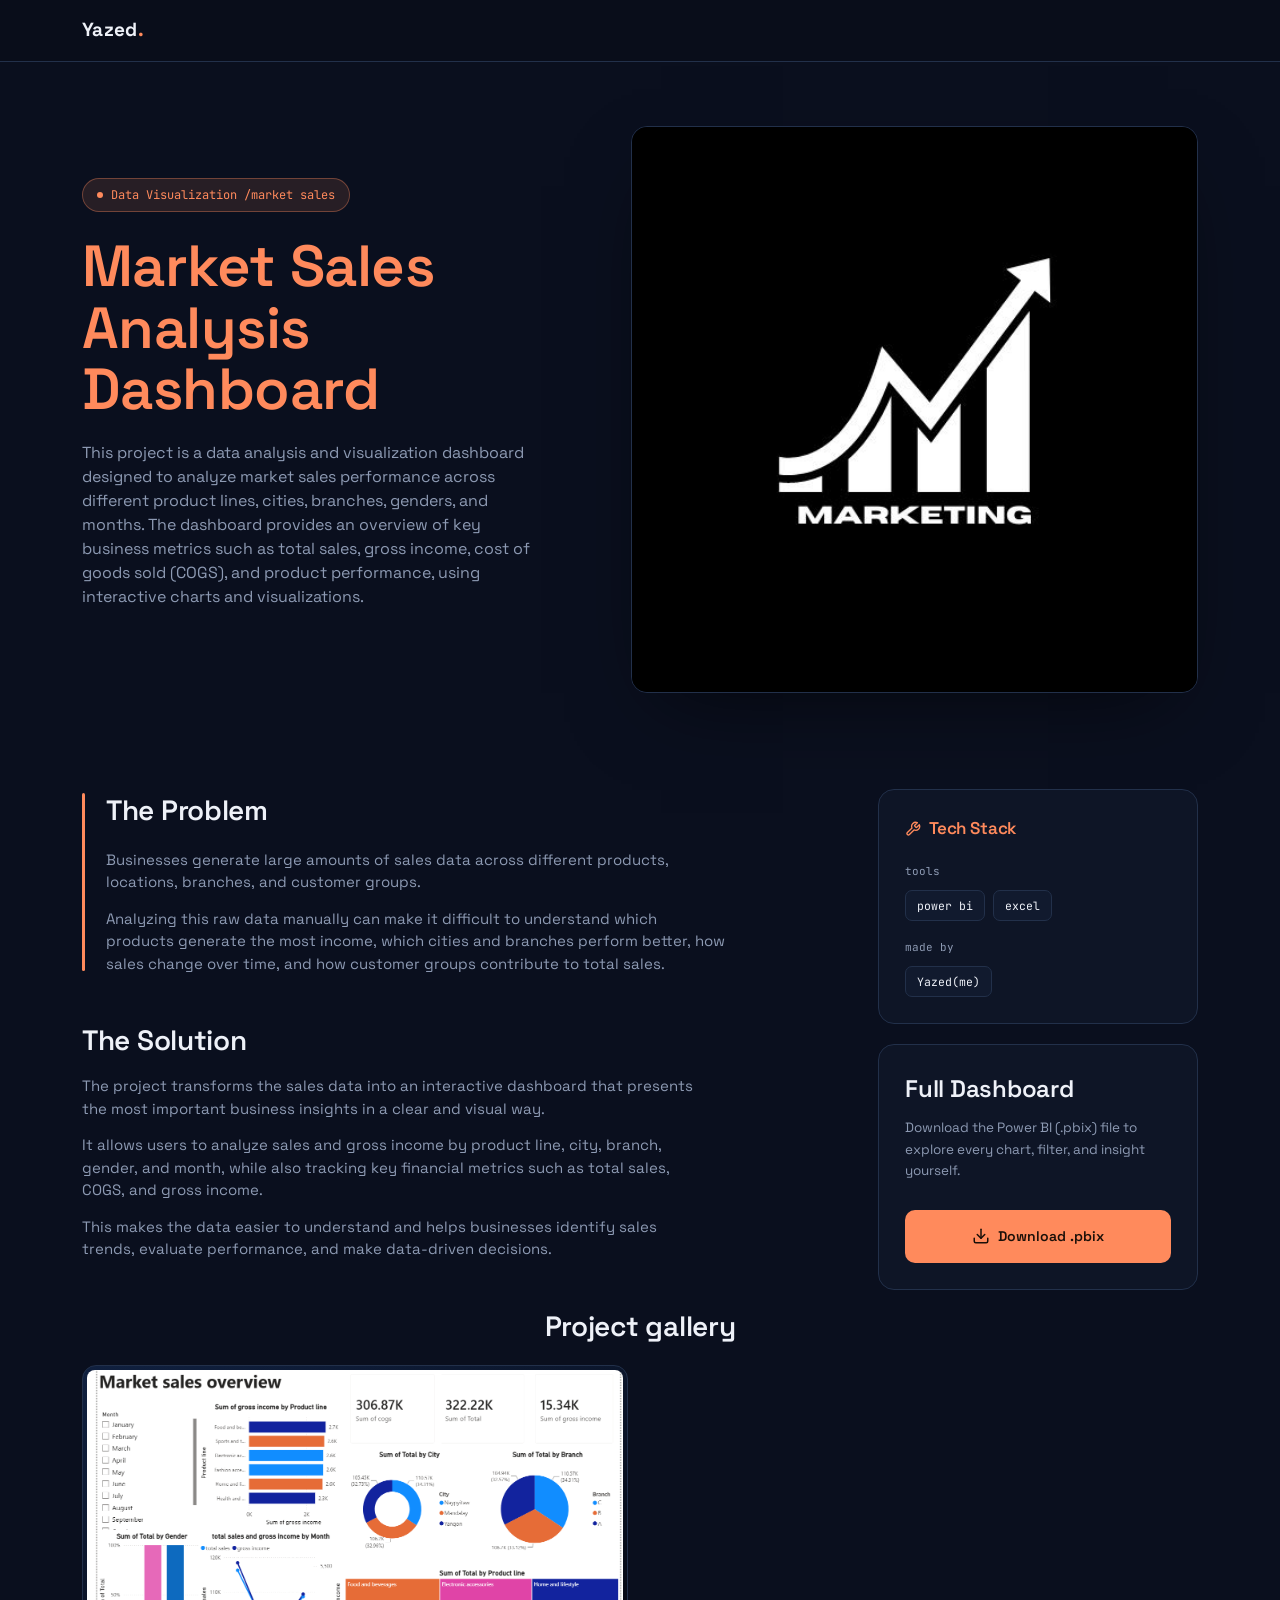
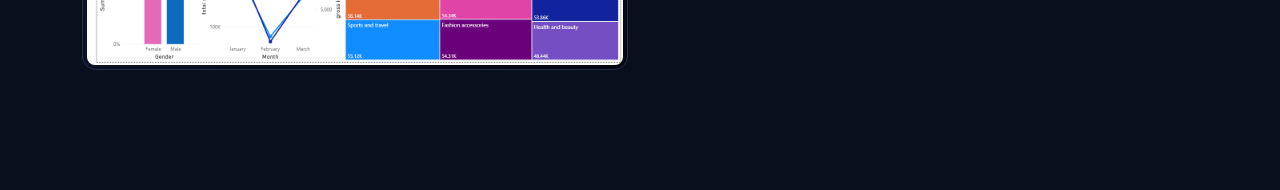
<file: analysis 1.html>
<!DOCTYPE html>
<html lang="en" dir="ltr">
<head>
<meta charset="UTF-8">
<meta name="viewport" content="width=device-width, initial-scale=1.0">
<title>Market Sales Analysis — Yazed</title>
<link rel="preconnect" href="https://fonts.googleapis.com">
<link rel="preconnect" href="https://fonts.gstatic.com" crossorigin>
<link href="https://fonts.googleapis.com/css2?family=Space+Grotesk:wght@400;500;600;700&family=JetBrains+Mono:wght@400;500;600&display=swap" rel="stylesheet">
<link rel="stylesheet" href="./css/style.css">

</head>
<body>

 <!-- ===== NAVBAR ===== -->
<header class="pnav" id="pnav">
  <div class="pnav__inner">
    <a href="./index.html" class="pnav__logo" aria-label="Back to home">Yazed<span>.</span></a>
  </div>
</header>


  


<main class="page">

  <!-- HERO -->
  <section class="hero">
    <div class="hero__text">
      <span class="badge"><i class="badge__dot"></i>Data Visualization /market sales</span>
      <h1 class="hero__title">Market Sales<br>Analysis<br>Dashboard</h1>
      <p class="hero__desc">This project is a data analysis and visualization dashboard designed to analyze market sales performance across different product lines, cities, branches, genders, and months.

The dashboard provides an overview of key business metrics such as total sales, gross income, cost of goods sold (COGS), and product performance, using interactive charts and visualizations.</p>
      
    </div>
<div class="hero__panel">
  <div class="mock-window">
    <img src="./img/maket sales/Marketing Logo Design.jpeg" alt="SINNARTY logo" class="hero-img">
  </div>
</div>
  </section>

  <!-- PROBLEM + TECH STACK -->
  <section class="content-grid">
    <div class="content-main">
      <div class="statement">
        <span class="statement__bar"></span>
        <h2>The Problem</h2>
        <p>Businesses generate large amounts of sales data across different products, locations, branches, and customer groups.</p>
        <p>Analyzing this raw data manually can make it difficult to understand which products generate the most income, which cities and branches perform better, how sales change over time, and how customer groups contribute to total sales.</p>
      </div>

      <div class="statement statement--solution">
        <h2>The Solution</h2>
        <p>The project transforms the sales data into an interactive dashboard that presents the most important business insights in a clear and visual way.</p>
       <p>It allows users to analyze sales and gross income by product line, city, branch, gender, and month, while also tracking key financial metrics such as total sales, COGS, and gross income.</p>
        <p>This makes the data easier to understand and helps businesses identify sales trends, evaluate performance, and make data-driven decisions.</p>

      </div>

     
    </div>

    <aside class="sidebar">
      <div class="stack-card">
        <h3><svg width="16" height="16" viewBox="0 0 24 24" fill="none"><path d="M14.7 6.3a1 1 0 0 0 0 1.4l1.6 1.6a1 1 0 0 0 1.4 0l3.77-3.77a6 6 0 0 1-7.94 7.94l-6.91 6.91a2.12 2.12 0 0 1-3-3l6.91-6.91a6 6 0 0 1 7.94-7.94l-3.76 3.76z" stroke="currentColor" stroke-width="2" stroke-linecap="round" stroke-linejoin="round"/></svg>Tech Stack</h3>

        <p class="stack-group__label">tools</p>
        <div class="tag-row">
          <span class="tag">power bi</span><span class="tag">excel</span>
          
        </div>

        <p class="stack-group__label">made by</p>
        <div class="tag-row">
          <span class="tag">Yazed(me)</span>
        </div>
      </div>

      <div class="dl-card dl-desktop">
        <h3 class="dl-card__title">Full Dashboard</h3>
        <p class="dl-card__desc">Download the Power BI (.pbix) file to explore every chart, filter, and insight yourself.</p>
        <a href="./data/my%20first%20report.pbix" download class="btn btn--primary dl-card__btn"><svg width="18" height="18" viewBox="0 0 24 24" fill="none" stroke="currentColor" stroke-width="2" stroke-linecap="round" stroke-linejoin="round"><path d="M21 15v4a2 2 0 0 1-2 2H5a2 2 0 0 1-2-2v-4"/><polyline points="7 10 12 15 17 10"/><line x1="12" y1="15" x2="12" y2="3"/></svg>Download .pbix</a>
      </div>
    </aside>
  </section>

  <!-- TECHNICAL IMPLEMENTATION -->
  

  <!-- PROJECT GALLERY -->
  <section class="section gallery">
    <h2 class="gallery__title">Project gallery</h2>
    <div class="gallery__grid">
      <button class="gallery__item gallery__item--phone" data-caption="Mobile onboarding — student profile wizard">
        <img src="./img/maket sales/Screenshot 2026-09-05 203744.png"   alt="">
      </button>
      
     
    </div>
   
  </section>

  <!-- DOWNLOAD -->
  <section class="section download dl-mobile">
    <div class="dl-card ">
        <h3 class="dl-card__title">Full Dashboard</h3>
        <p class="dl-card__desc">Download the Power BI (.pbix) file to explore every chart, filter, and insight yourself.</p>
        <a href="./data/my%20first%20report.pbix" download class="btn btn--primary dl-card__btn"><svg width="18" height="18" viewBox="0 0 24 24" fill="none" stroke="currentColor" stroke-width="2" stroke-linecap="round" stroke-linejoin="round"><path d="M21 15v4a2 2 0 0 1-2 2H5a2 2 0 0 1-2-2v-4"/><polyline points="7 10 12 15 17 10"/><line x1="12" y1="15" x2="12" y2="3"/></svg>Download .pbix</a>
      </div>
  </section>

</main>

<script src="./js/script.js"></script>
</body>
</html>
</file>
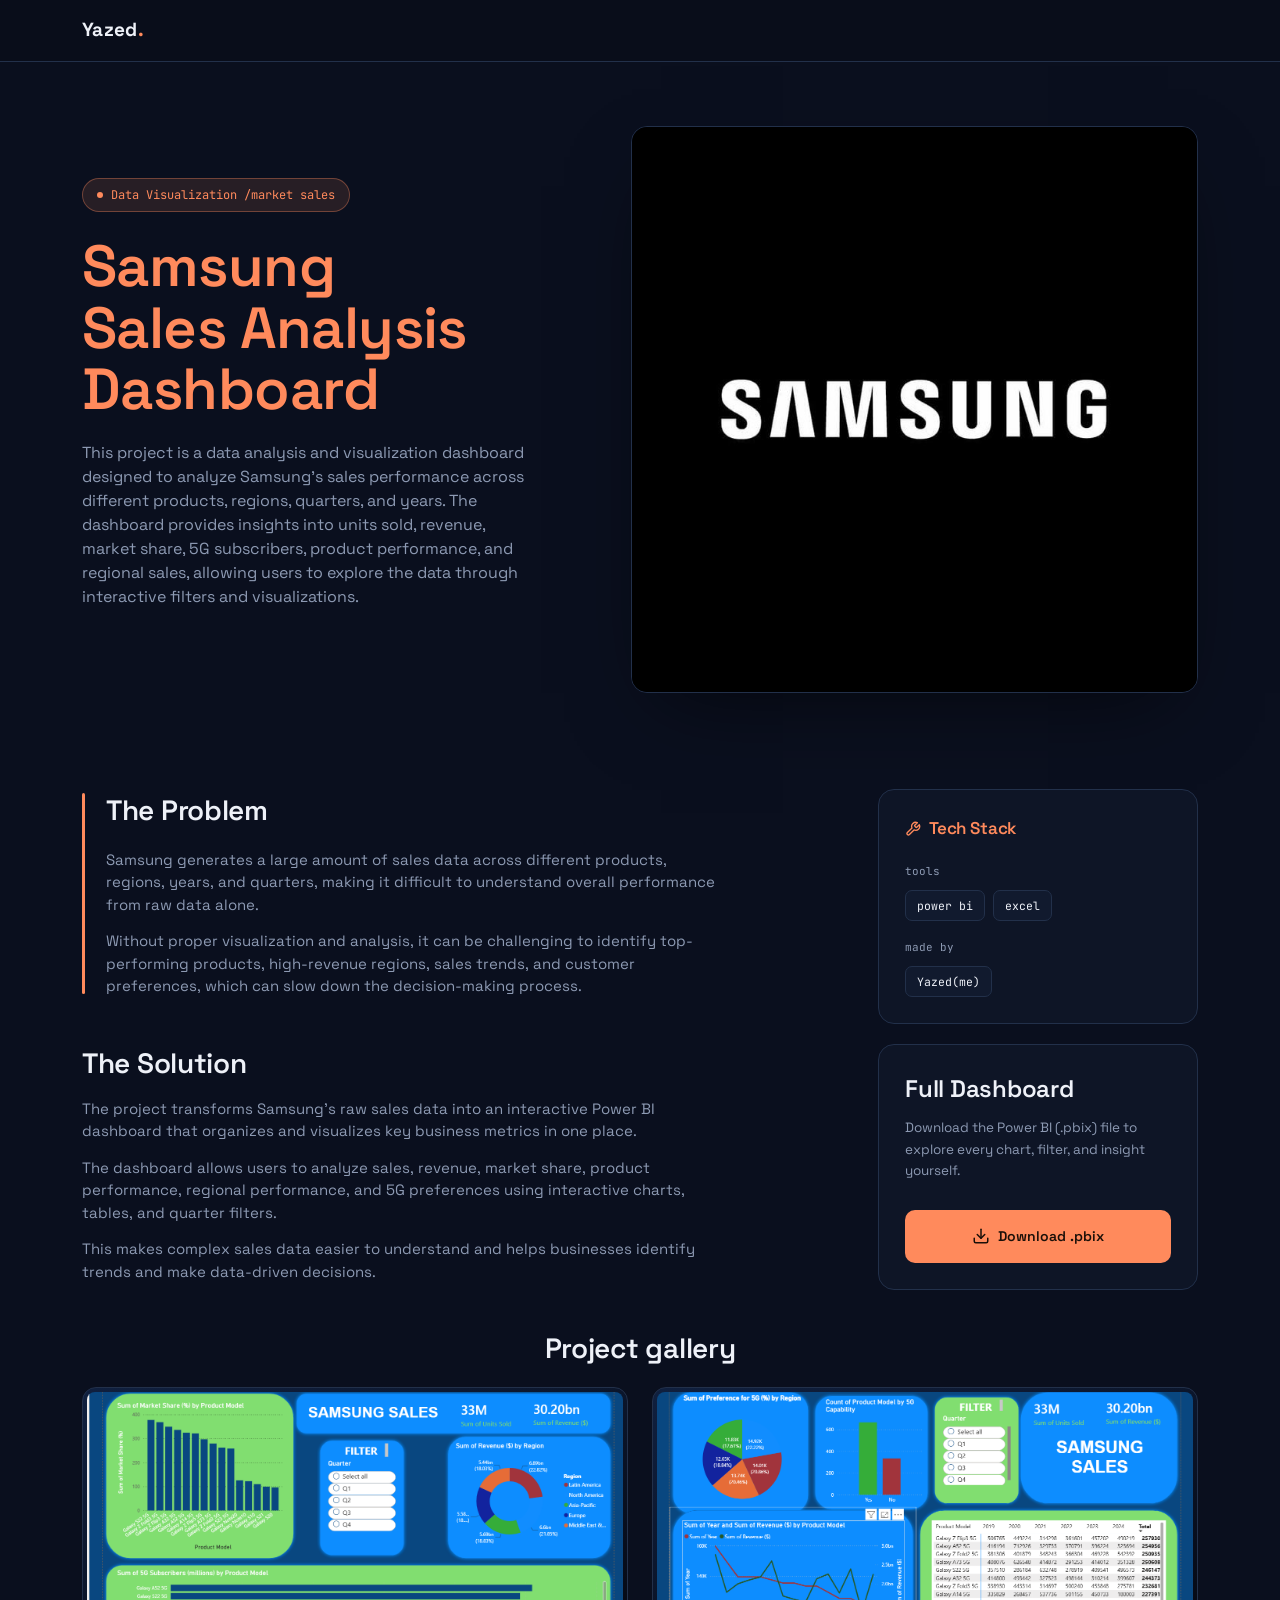
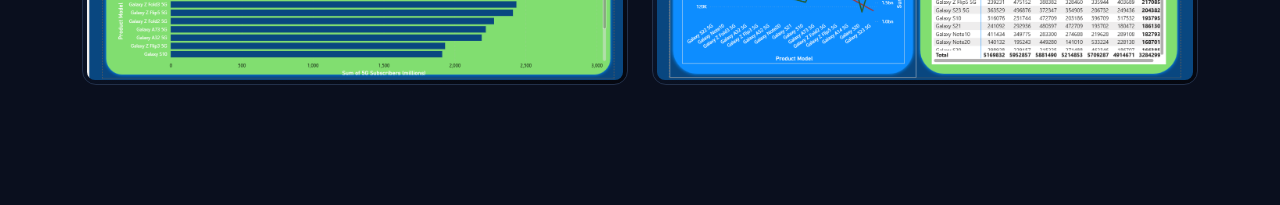
<file: analysis 2.html>
<!DOCTYPE html>
<html lang="en" dir="ltr">
<head>
<meta charset="UTF-8">
<meta name="viewport" content="width=device-width, initial-scale=1.0">
<title>Samsung Sales Analysis — Yazed</title>
<link rel="preconnect" href="https://fonts.googleapis.com">
<link rel="preconnect" href="https://fonts.gstatic.com" crossorigin>
<link href="https://fonts.googleapis.com/css2?family=Space+Grotesk:wght@400;500;600;700&family=JetBrains+Mono:wght@400;500;600&display=swap" rel="stylesheet">
<link rel="stylesheet" href="./css/style.css">

</head>
<body>

 <!-- ===== NAVBAR ===== -->
<header class="pnav" id="pnav">
  <div class="pnav__inner">
    <a href="./index.html" class="pnav__logo" aria-label="Back to home">Yazed<span>.</span></a>
  </div>
</header>


  


<main class="page">

  <!-- HERO -->
  <section class="hero">
    <div class="hero__text">
      <span class="badge"><i class="badge__dot"></i>Data Visualization /market sales</span>
      <h1 class="hero__title">Samsung<br>Sales Analysis<br>Dashboard</h1>
      <p class="hero__desc">This project is a data analysis and visualization dashboard designed to analyze Samsung's sales performance across different products, regions, quarters, and years.

The dashboard provides insights into units sold, revenue, market share, 5G subscribers, product performance, and regional sales, allowing users to explore the data through interactive filters and visualizations.</p>
      
    </div>
<div class="hero__panel">
  <div class="mock-window">
    <img src="./img/samsung/logo.jpeg" alt="SINNARTY logo" class="hero-img">
  </div>
</div>
  </section>

  <!-- PROBLEM + TECH STACK -->
  <section class="content-grid">
    <div class="content-main">
      <div class="statement">
        <span class="statement__bar"></span>
        <h2>The Problem</h2>
        <p>Samsung generates a large amount of sales data across different products, regions, years, and quarters, making it difficult to understand overall performance from raw data alone.</p>
        <p>Without proper visualization and analysis, it can be challenging to identify top-performing products, high-revenue regions, sales trends, and customer preferences, which can slow down the decision-making process.</p>
      </div>

      <div class="statement statement--solution">
        <h2>The Solution</h2>
        <p>The project transforms Samsung's raw sales data into an interactive Power BI dashboard that organizes and visualizes key business metrics in one place.</p>
       <p>The dashboard allows users to analyze sales, revenue, market share, product performance, regional performance, and 5G preferences using interactive charts, tables, and quarter filters.</p>
        <p>This makes complex sales data easier to understand and helps businesses identify trends and make data-driven decisions.</p>

      </div>

     
    </div>

    <aside class="sidebar">
      <div class="stack-card">
        <h3><svg width="16" height="16" viewBox="0 0 24 24" fill="none"><path d="M14.7 6.3a1 1 0 0 0 0 1.4l1.6 1.6a1 1 0 0 0 1.4 0l3.77-3.77a6 6 0 0 1-7.94 7.94l-6.91 6.91a2.12 2.12 0 0 1-3-3l6.91-6.91a6 6 0 0 1 7.94-7.94l-3.76 3.76z" stroke="currentColor" stroke-width="2" stroke-linecap="round" stroke-linejoin="round"/></svg>Tech Stack</h3>

        <p class="stack-group__label">tools</p>
        <div class="tag-row">
          <span class="tag">power bi</span><span class="tag">excel</span>
          
        </div>

        <p class="stack-group__label">made by</p>
        <div class="tag-row">
          <span class="tag">Yazed(me)</span>
        </div>
      </div>

      <div class="dl-card dl-desktop">
        <h3 class="dl-card__title">Full Dashboard</h3>
        <p class="dl-card__desc">Download the Power BI (.pbix) file to explore every chart, filter, and insight yourself.</p>
        <a href="./data/DASHBORD SAMSUNG.pbix" download class="btn btn--primary dl-card__btn"><svg width="18" height="18" viewBox="0 0 24 24" fill="none" stroke="currentColor" stroke-width="2" stroke-linecap="round" stroke-linejoin="round"><path d="M21 15v4a2 2 0 0 1-2 2H5a2 2 0 0 1-2-2v-4"/><polyline points="7 10 12 15 17 10"/><line x1="12" y1="15" x2="12" y2="3"/></svg>Download .pbix</a>
      </div>
    </aside>
  </section>

  <!-- TECHNICAL IMPLEMENTATION -->
  

  <!-- PROJECT GALLERY -->
  <section class="section gallery">
    <h2 class="gallery__title">Project gallery</h2>
    <div class="gallery__grid">
      <button class="gallery__item gallery__item--phone" data-caption="Mobile onboarding — student profile wizard">
        <img src="./img/samsung/screen s 1.png"   alt="">
      </button>
     <button class="gallery__item gallery__item--phone" data-caption="Mobile onboarding — student profile wizard">
        <img src="./img/samsung/screen s 2.png"   alt="">
      </button>
       
     
    </div>
   
  </section>

  <!-- DOWNLOAD -->
  <section class="section download dl-mobile">
    <div class="dl-card ">
        <h3 class="dl-card__title">Full Dashboard</h3>
        <p class="dl-card__desc">Download the Power BI (.pbix) file to explore every chart, filter, and insight yourself.</p>
        <a href="./data/DASHBORD SAMSUNG.pbix" download class="btn btn--primary dl-card__btn"><svg width="18" height="18" viewBox="0 0 24 24" fill="none" stroke="currentColor" stroke-width="2" stroke-linecap="round" stroke-linejoin="round"><path d="M21 15v4a2 2 0 0 1-2 2H5a2 2 0 0 1-2-2v-4"/><polyline points="7 10 12 15 17 10"/><line x1="12" y1="15" x2="12" y2="3"/></svg>Download .pbix</a>
      </div>
  </section>

</main>

<script src="./js/script.js"></script>
</body>
</html>
</file>
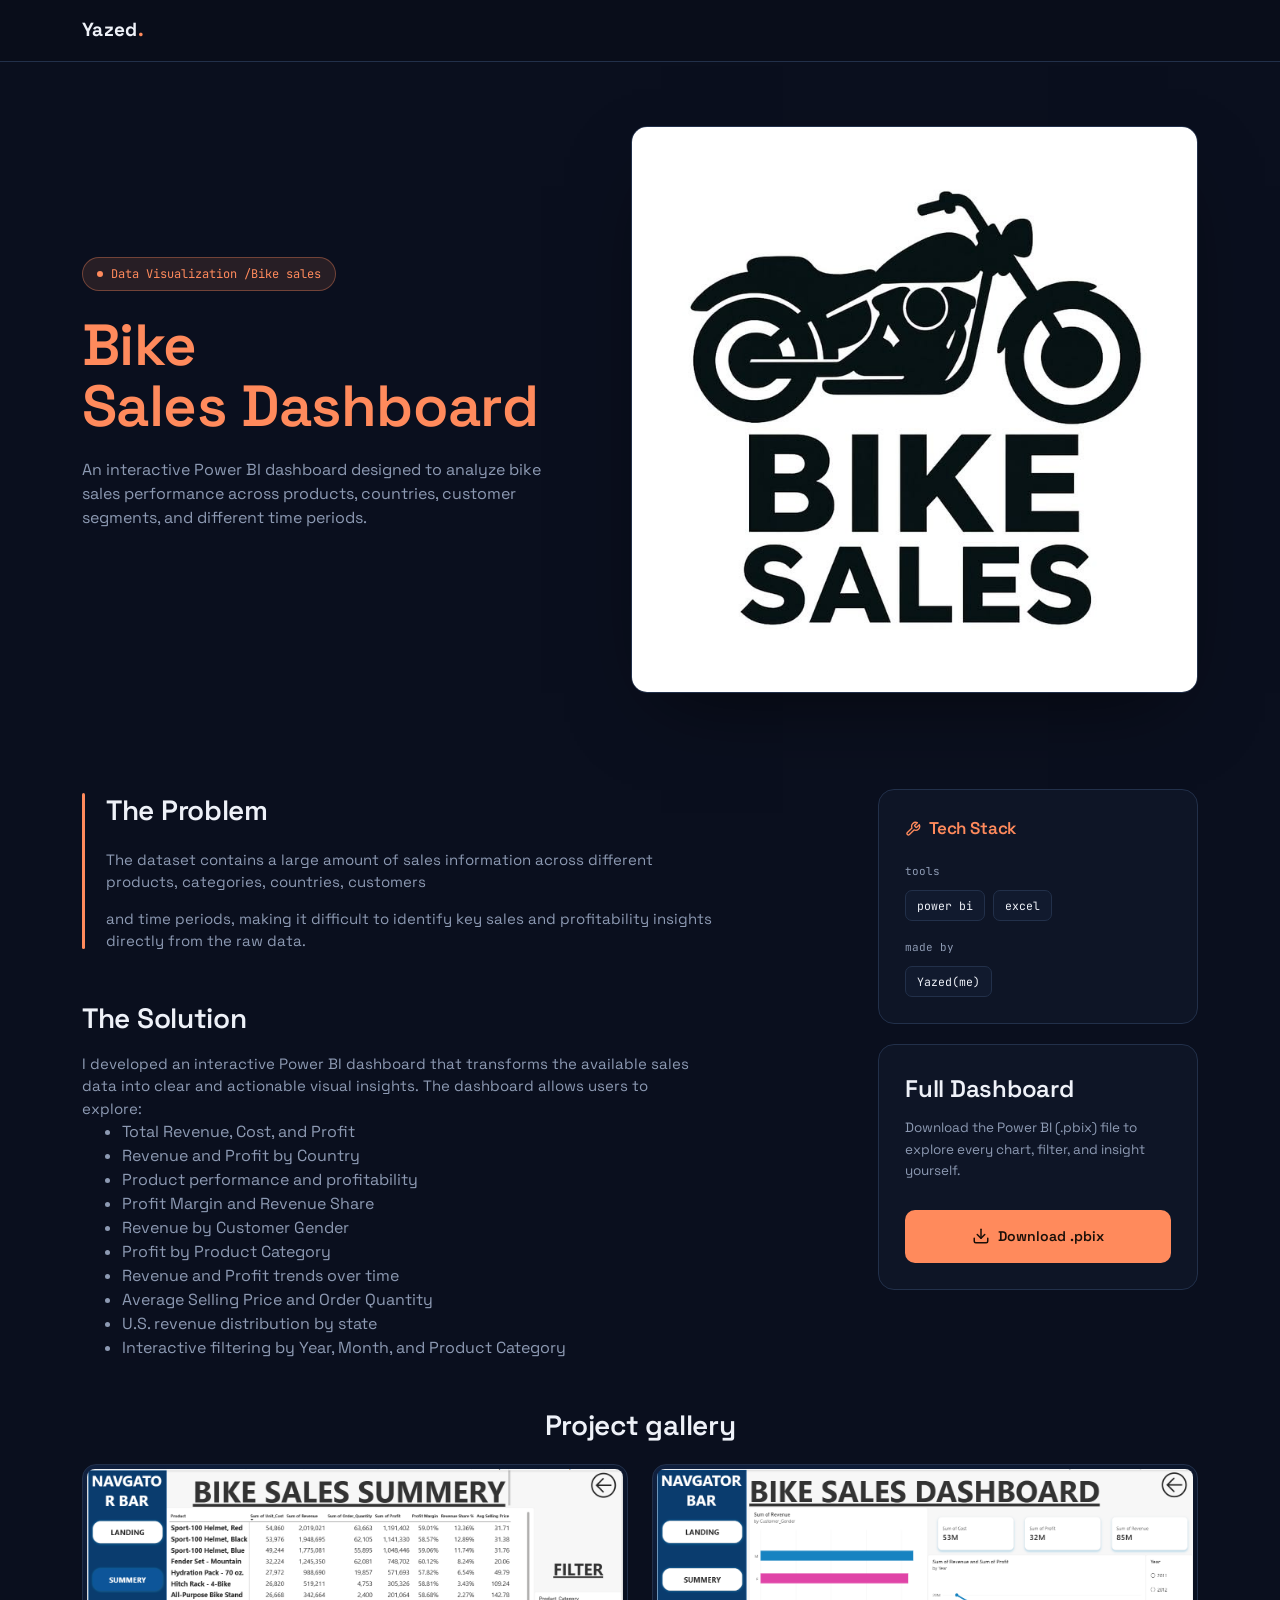
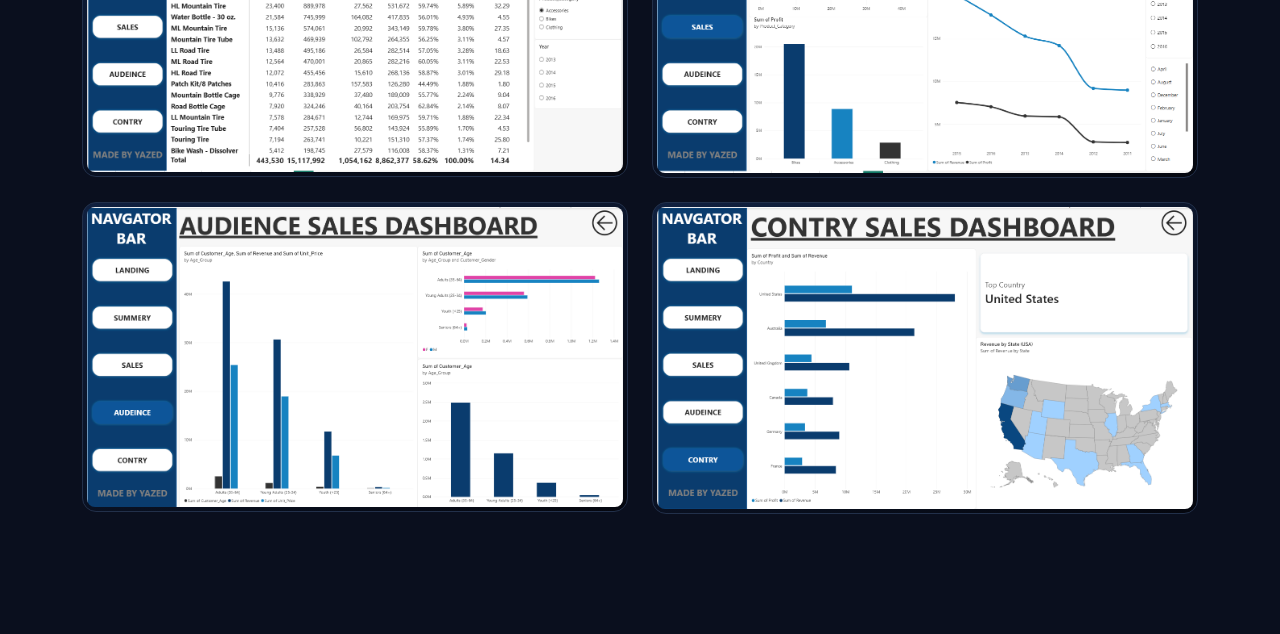
<file: bike analysis.html>
<!DOCTYPE html>
<html lang="en" dir="ltr">
<head>
<meta charset="UTF-8">
<meta name="viewport" content="width=device-width, initial-scale=1.0">
<title>Bike Sales Dashboard — Yazed</title>
<link rel="preconnect" href="https://fonts.googleapis.com">
<link rel="preconnect" href="https://fonts.gstatic.com" crossorigin>
<link href="https://fonts.googleapis.com/css2?family=Space+Grotesk:wght@400;500;600;700&family=JetBrains+Mono:wght@400;500;600&display=swap" rel="stylesheet">
<link rel="stylesheet" href="./css/style.css">

</head>
<body>

 <!-- ===== NAVBAR ===== -->
<header class="pnav" id="pnav">
  <div class="pnav__inner">
    <a href="./index.html" class="pnav__logo" aria-label="Back to home">Yazed<span>.</span></a>
  </div>
</header>


  


<main class="page">

  <!-- HERO -->
  <section class="hero">
    <div class="hero__text">
      <span class="badge"><i class="badge__dot"></i>Data Visualization /Bike sales</span>
      <h1 class="hero__title">Bike<br>Sales Dashboard</h1>
      <p class="hero__desc">An interactive Power BI dashboard designed to analyze bike sales performance across products, countries, customer segments, and different time periods.</p>
      
    </div>
<div class="hero__panel">
  <div class="mock-window">
    <img src="./img/BIKE SALES/bikesales39 on TikTok.jpeg" alt="SINNARTY logo" class="hero-img">
  </div>
</div>
  </section>

  <!-- PROBLEM + TECH STACK -->
  <section class="content-grid">
    <div class="content-main">
      <div class="statement">
        <span class="statement__bar"></span>
        <h2>The Problem</h2>
        <p>The dataset contains a large amount of sales information across different products, categories, countries, customers</p>
        <p>and time periods, making it difficult to identify key sales and profitability insights directly from the raw data.</p>
      </div>

      <div class="statement statement--solution">
        <h2>The Solution</h2>
        <p>I developed an interactive Power BI dashboard that transforms the available sales data into clear and actionable visual insights. The dashboard allows users to explore:</p>
      
        <ul>
          <li>Total Revenue, Cost, and Profit</li>
          <li>Revenue and Profit by Country</li>
          <li>Product performance and profitability</li>
          <li>Profit Margin and Revenue Share</li>
         <li>Revenue by Customer Gender</li>
          <li>Profit by Product Category</li>
         <li>Revenue and Profit trends over time</li>
          <li>Average Selling Price and Order Quantity</li>
          <li>U.S. revenue distribution by state</li>
          <li>Interactive filtering by Year, Month, and Product Category</li>
        </ul>
      

      </div>

     
    </div>

    <aside class="sidebar">
      <div class="stack-card">
        <h3><svg width="16" height="16" viewBox="0 0 24 24" fill="none"><path d="M14.7 6.3a1 1 0 0 0 0 1.4l1.6 1.6a1 1 0 0 0 1.4 0l3.77-3.77a6 6 0 0 1-7.94 7.94l-6.91 6.91a2.12 2.12 0 0 1-3-3l6.91-6.91a6 6 0 0 1 7.94-7.94l-3.76 3.76z" stroke="currentColor" stroke-width="2" stroke-linecap="round" stroke-linejoin="round"/></svg>Tech Stack</h3>

        <p class="stack-group__label">tools</p>
        <div class="tag-row">
          <span class="tag">power bi</span><span class="tag">excel</span>
          
        </div>

        <p class="stack-group__label">made by</p>
        <div class="tag-row">
          <span class="tag">Yazed(me)</span>
        </div>
      </div>

      <div class="dl-card dl-desktop">
        <h3 class="dl-card__title">Full Dashboard</h3>
        <p class="dl-card__desc">Download the Power BI (.pbix) file to explore every chart, filter, and insight yourself.</p>
        <a href="./img/BIKE SALES/BIKE SALES.pbix" download class="btn btn--primary dl-card__btn"><svg width="18" height="18" viewBox="0 0 24 24" fill="none" stroke="currentColor" stroke-width="2" stroke-linecap="round" stroke-linejoin="round"><path d="M21 15v4a2 2 0 0 1-2 2H5a2 2 0 0 1-2-2v-4"/><polyline points="7 10 12 15 17 10"/><line x1="12" y1="15" x2="12" y2="3"/></svg>Download .pbix</a>
      </div>
    </aside>
  </section>

  <!-- TECHNICAL IMPLEMENTATION -->
  

  <!-- PROJECT GALLERY -->
  <section class="section gallery">
    <h2 class="gallery__title">Project gallery</h2>
    <div class="gallery__grid">
      <button class="gallery__item gallery__item--phone" data-caption="Mobile onboarding — student profile wizard">
        <img src="./img/BIKE SALES/1 (4).png"   alt="">
      </button>
     <button class="gallery__item gallery__item--phone" data-caption="Mobile onboarding — student profile wizard">
        <img src="./img/BIKE SALES/1 (3).png"   alt="">
      </button>
       <button class="gallery__item gallery__item--phone" data-caption="Mobile onboarding — student profile wizard">
        <img src="./img/BIKE SALES/1 (2).png"   alt="">
      </button>
     <button class="gallery__item gallery__item--phone" data-caption="Mobile onboarding — student profile wizard">
        <img src="./img/BIKE SALES/1 (1).png"   alt="">
      </button>
       
     
    </div>
   
  </section>

  <!-- DOWNLOAD -->
  <section class="section download dl-mobile">
    <div class="dl-card ">
        <h3 class="dl-card__title">Full Dashboard</h3>
        <p class="dl-card__desc">Download the Power BI (.pbix) file to explore every chart, filter, and insight yourself.</p>
        <a href="./img/BIKE SALES/BIKE SALES.pbix" download class="btn btn--primary dl-card__btn"><svg width="18" height="18" viewBox="0 0 24 24" fill="none" stroke="currentColor" stroke-width="2" stroke-linecap="round" stroke-linejoin="round"><path d="M21 15v4a2 2 0 0 1-2 2H5a2 2 0 0 1-2-2v-4"/><polyline points="7 10 12 15 17 10"/><line x1="12" y1="15" x2="12" y2="3"/></svg>Download .pbix</a>
      </div>
  </section>

</main>

<script src="./js/script.js"></script>
</body>
</html>
</file>
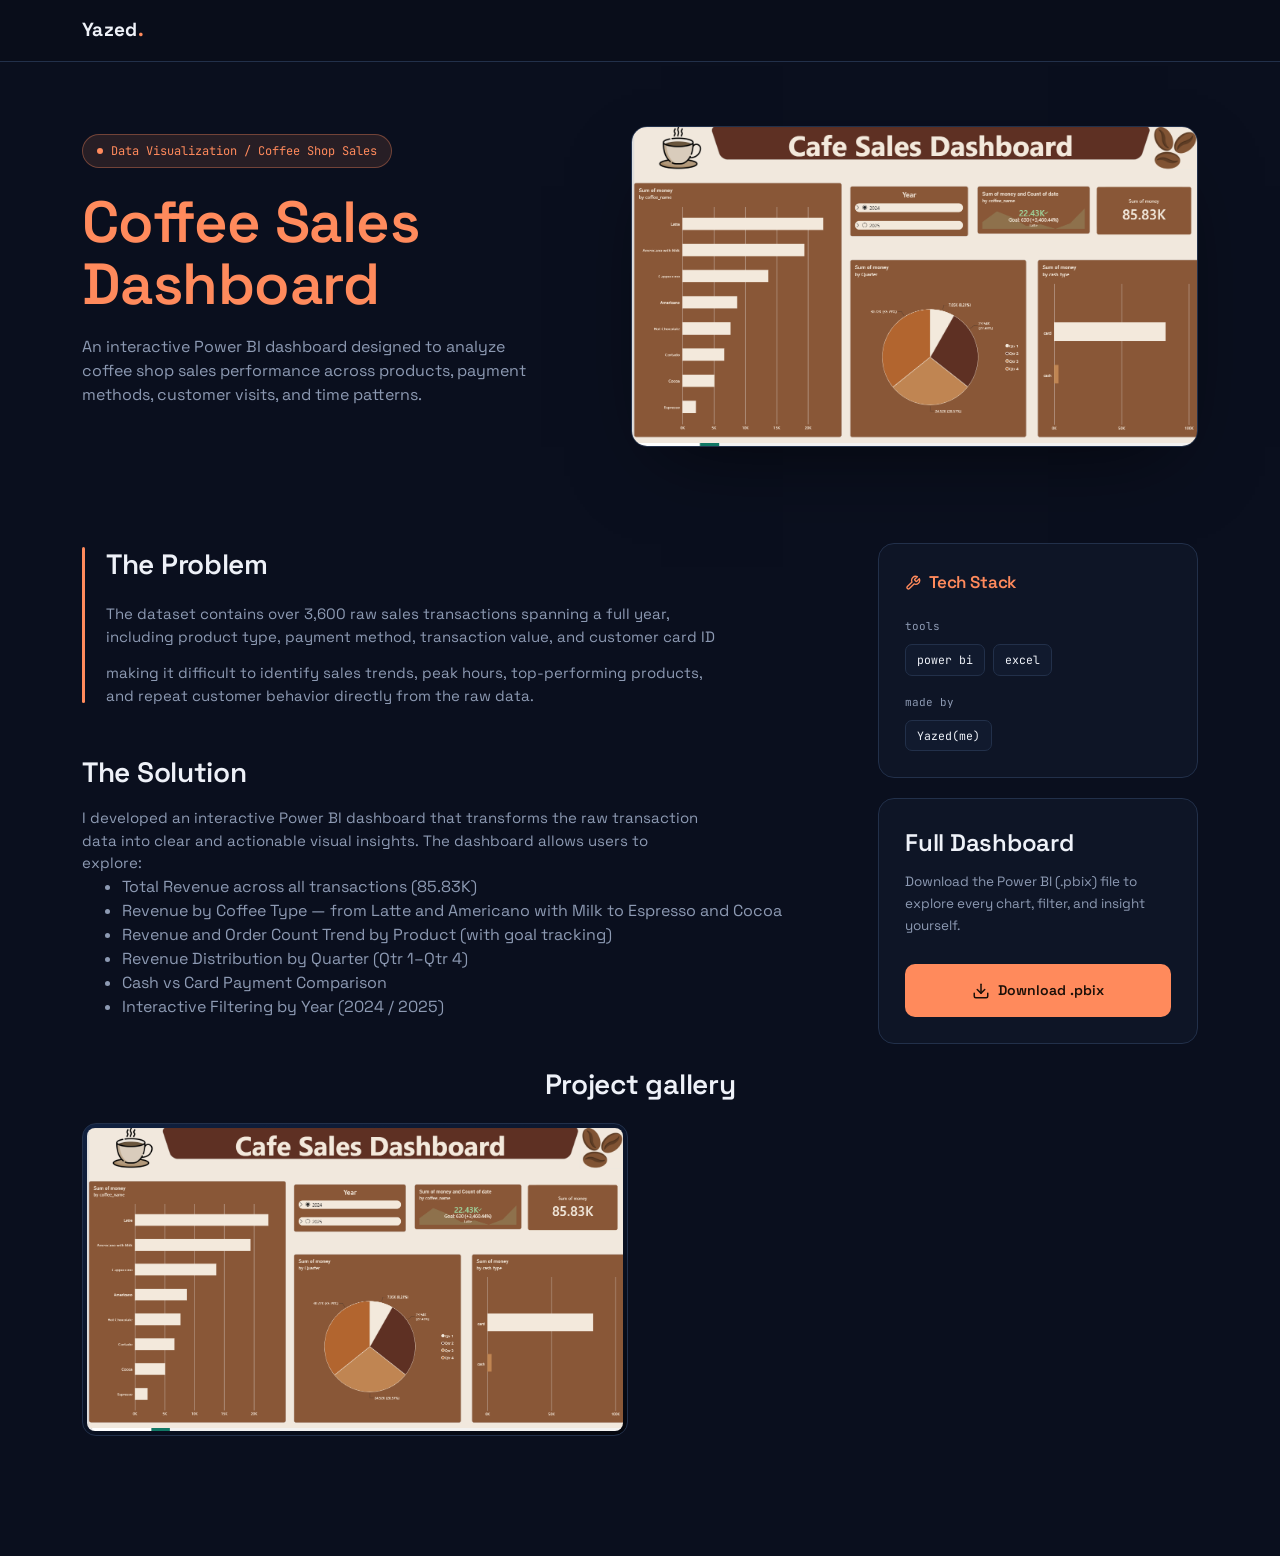
<file: coffee sales.html>
<!DOCTYPE html>
<html lang="en" dir="ltr">
<head>
<meta charset="UTF-8">
<meta name="viewport" content="width=device-width, initial-scale=1.0">
<title>Coffee Sales Dashboard — Yazed</title>
<link rel="preconnect" href="https://fonts.googleapis.com">
<link rel="preconnect" href="https://fonts.gstatic.com" crossorigin>
<link href="https://fonts.googleapis.com/css2?family=Space+Grotesk:wght@400;500;600;700&family=JetBrains+Mono:wght@400;500;600&display=swap" rel="stylesheet">
<link rel="stylesheet" href="./css/style.css">

</head>
<body>

 <!-- ===== NAVBAR ===== -->
<header class="pnav" id="pnav">
  <div class="pnav__inner">
    <a href="./index.html" class="pnav__logo" aria-label="Back to home">Yazed<span>.</span></a>
  </div>
</header>


  


<main class="page">

  <!-- HERO -->
  <section class="hero">
    <div class="hero__text">
      <span class="badge"><i class="badge__dot"></i>Data Visualization / Coffee Shop Sales</span>
      <h1 class="hero__title">Coffee Sales<br>Dashboard</h1>
      <p class="hero__desc">An interactive Power BI dashboard designed to analyze coffee shop sales performance across products, payment methods, customer visits, and time patterns.</p>
      
    </div>
<div class="hero__panel">
  <div class="mock-window">
    <img src="./img/coffee sales/Screenshot 2026-09-26 200151.png" alt="SINNARTY logo" class="hero-img">
  </div>
</div>
  </section>

  <!-- PROBLEM + TECH STACK -->
  <section class="content-grid">
    <div class="content-main">
      <div class="statement">
        <span class="statement__bar"></span>
        <h2>The Problem</h2>
        <p>The dataset contains over 3,600 raw sales transactions spanning a full year, including product type, payment method, transaction value, and customer card ID </p>
       <p>making it difficult to identify sales trends, peak hours, top-performing products, and repeat customer behavior directly from the raw data.</p>
        
      </div>

      <div class="statement statement--solution">
        <h2>The Solution</h2>
        <p>I developed an interactive Power BI dashboard that transforms the raw transaction data into clear and actionable visual insights. The dashboard allows users to explore: </p>
         <ul>
          <li>Total Revenue across all transactions (85.83K)</li>
          <li>Revenue by Coffee Type — from Latte and Americano with Milk to Espresso and Cocoa</li>
          <li>Revenue and Order Count Trend by Product (with goal tracking)</li>
          <li>Revenue Distribution by Quarter (Qtr 1–Qtr 4)</li>
         <li>Cash vs Card Payment Comparison</li>
          <li>Interactive Filtering by Year (2024 / 2025)</li>
          
        </ul>
      
        
      </div>

     
    </div>

    <aside class="sidebar">
      <div class="stack-card">
        <h3><svg width="16" height="16" viewBox="0 0 24 24" fill="none"><path d="M14.7 6.3a1 1 0 0 0 0 1.4l1.6 1.6a1 1 0 0 0 1.4 0l3.77-3.77a6 6 0 0 1-7.94 7.94l-6.91 6.91a2.12 2.12 0 0 1-3-3l6.91-6.91a6 6 0 0 1 7.94-7.94l-3.76 3.76z" stroke="currentColor" stroke-width="2" stroke-linecap="round" stroke-linejoin="round"/></svg>Tech Stack</h3>

        <p class="stack-group__label">tools</p>
        <div class="tag-row">
          <span class="tag">power bi</span><span class="tag">excel</span>
          
        </div>

        <p class="stack-group__label">made by</p>
        <div class="tag-row">
          <span class="tag">Yazed(me)</span>
        </div>
      </div>

      <div class="dl-card dl-desktop">
        <h3 class="dl-card__title">Full Dashboard</h3>
        <p class="dl-card__desc">Download the Power BI (.pbix) file to explore every chart, filter, and insight yourself.</p>
        <a href="./img/coffee sales/cofee sales.pbix" download class="btn btn--primary dl-card__btn"><svg width="18" height="18" viewBox="0 0 24 24" fill="none" stroke="currentColor" stroke-width="2" stroke-linecap="round" stroke-linejoin="round"><path d="M21 15v4a2 2 0 0 1-2 2H5a2 2 0 0 1-2-2v-4"/><polyline points="7 10 12 15 17 10"/><line x1="12" y1="15" x2="12" y2="3"/></svg>Download .pbix</a>
      </div>
    </aside>
  </section>

  <!-- TECHNICAL IMPLEMENTATION -->
  

  <!-- PROJECT GALLERY -->
  <section class="section gallery">
    <h2 class="gallery__title">Project gallery</h2>
    <div class="gallery__grid">
      <button class="gallery__item gallery__item--phone" data-caption="Mobile onboarding — student profile wizard">
        <img src="./img/coffee sales/Screenshot 2026-09-26 200151.png"   alt="">
      </button>
     
     
    </div>
   
  </section>

  <!-- DOWNLOAD -->
  <section class="section download dl-mobile">
    <div class="dl-card ">
        <h3 class="dl-card__title">Full Dashboard</h3>
        <p class="dl-card__desc">Download the Power BI (.pbix) file to explore every chart, filter, and insight yourself.</p>
        <a href="./img/coffee sales/cofee sales.pbix" download class="btn btn--primary dl-card__btn"><svg width="18" height="18" viewBox="0 0 24 24" fill="none" stroke="currentColor" stroke-width="2" stroke-linecap="round" stroke-linejoin="round"><path d="M21 15v4a2 2 0 0 1-2 2H5a2 2 0 0 1-2-2v-4"/><polyline points="7 10 12 15 17 10"/><line x1="12" y1="15" x2="12" y2="3"/></svg>Download .pbix</a>
      </div>
  </section>

</main>

<script src="./js/script.js"></script>
</body>
</html>
</file>
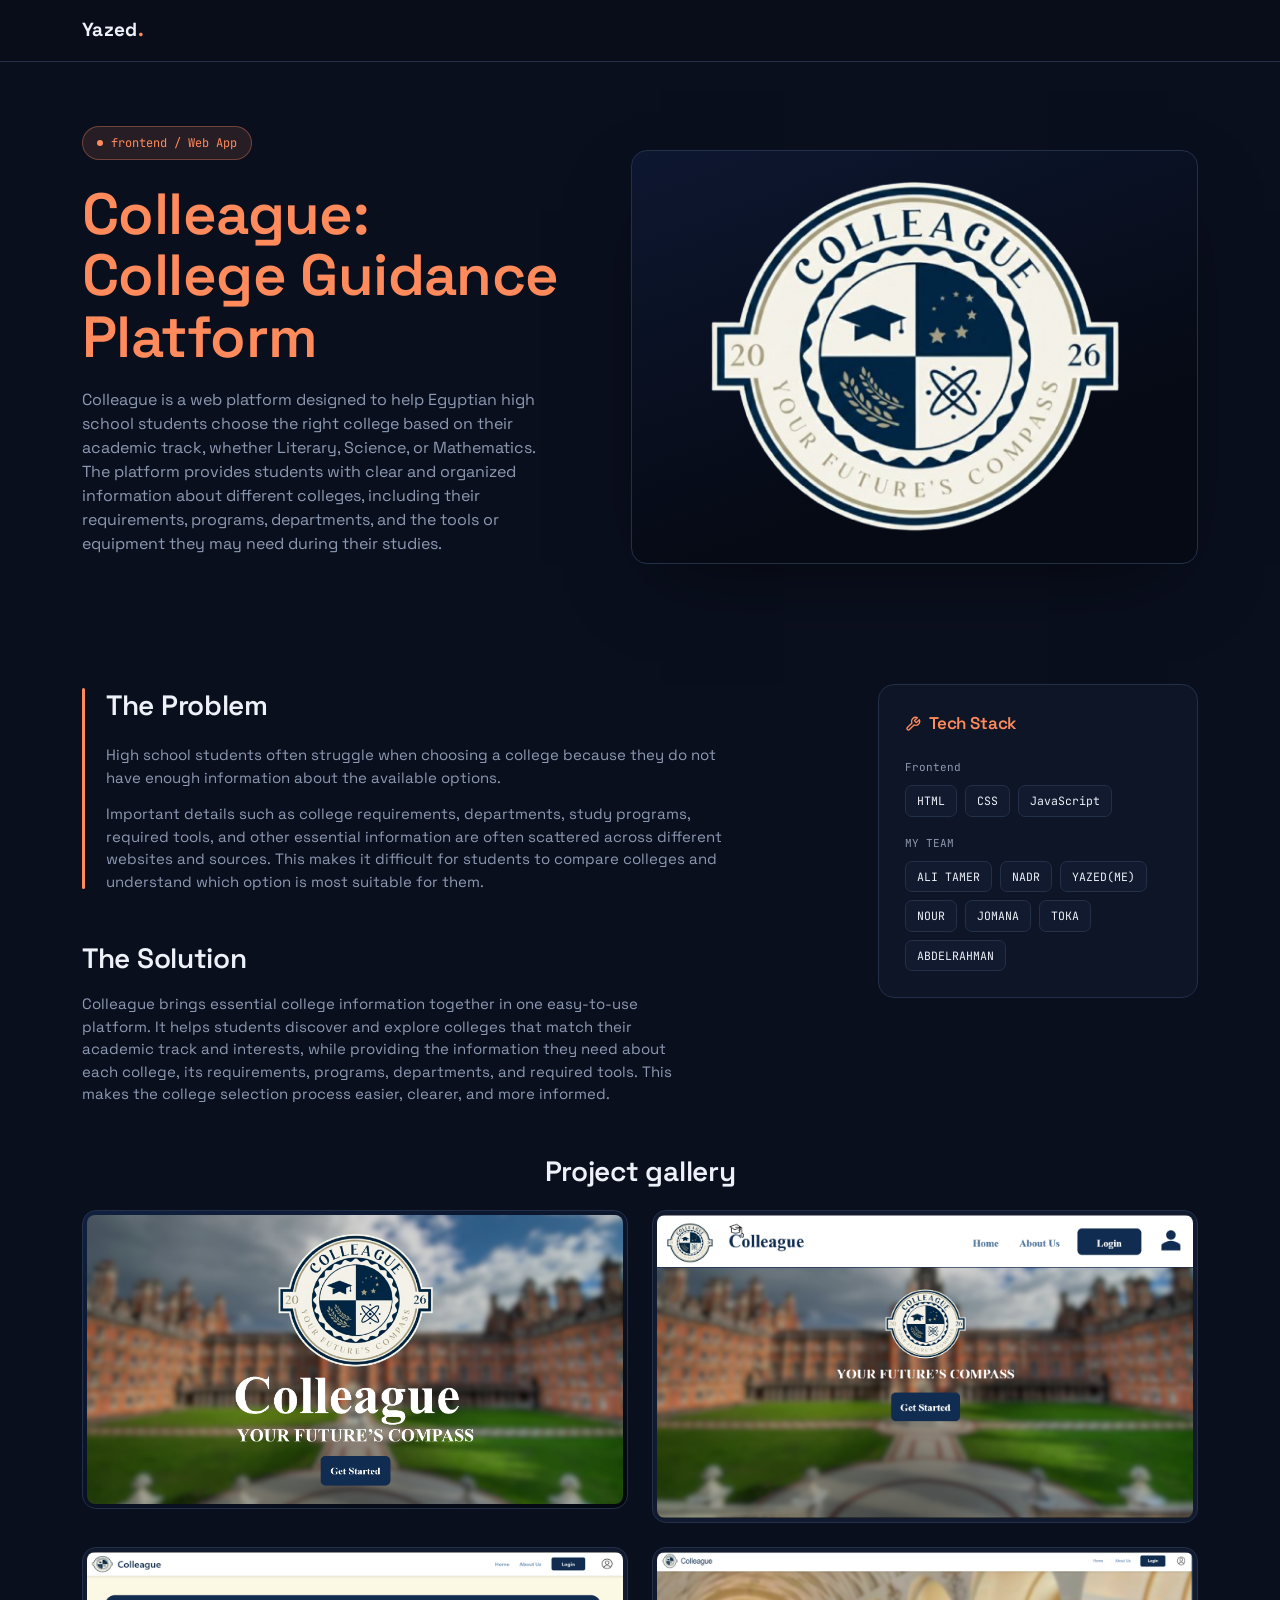
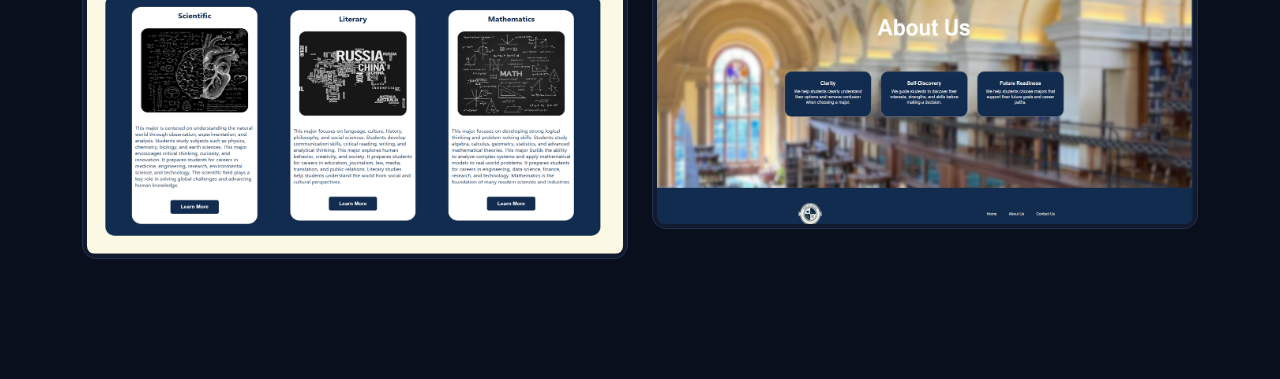
<file: colleage.html>
<!DOCTYPE html>
<html lang="en" dir="ltr">
<head>
<meta charset="UTF-8">
<meta name="viewport" content="width=device-width, initial-scale=1.0">
<title>Colleague: College Guidance Platform — Yazed</title>
<link rel="preconnect" href="https://fonts.googleapis.com">
<link rel="preconnect" href="https://fonts.gstatic.com" crossorigin>
<link href="https://fonts.googleapis.com/css2?family=Space+Grotesk:wght@400;500;600;700&family=JetBrains+Mono:wght@400;500;600&display=swap" rel="stylesheet">
<link rel="stylesheet" href="./css/style.css">

</head>
<body>

 <!-- ===== NAVBAR ===== -->
<header class="pnav" id="pnav">
  <div class="pnav__inner">
    <a href="./index.html" class="pnav__logo" aria-label="Back to home">Yazed<span>.</span></a>
  </div>
</header>


  


<main class="page">

  <!-- HERO -->
  <section class="hero">
    <div class="hero__text">
      <span class="badge"><i class="badge__dot"></i>frontend / Web App</span>
      <h1 class="hero__title">Colleague:<br>College Guidance<br>Platform</h1>
      <p class="hero__desc">Colleague is a web platform designed to help Egyptian high school students choose the right college based on their academic track, whether Literary, Science, or Mathematics.

The platform provides students with clear and organized information about different colleges, including their requirements, programs, departments, and the tools or equipment they may need during their studies.</p>
      
    </div>

    <div class="hero__panel">
      <div class="mock-window">
        <img src="./img/whitout background.png" alt="UniGuide Logo" class="hero-img">
      </div>
    </div>
  </section>

  <!-- PROBLEM + TECH STACK -->
  <section class="content-grid">
    <div class="content-main">
      <div class="statement">
        <span class="statement__bar"></span>
        <h2>The Problem</h2>
        <p>High school students often struggle when choosing a college because they do not have enough information about the available options.</p>
        <p>Important details such as college requirements, departments, study programs, required tools, and other essential information are often scattered across different websites and sources. This makes it difficult for students to compare colleges and understand which option is most suitable for them.</p>
      </div>

      <div class="statement statement--solution">
        <h2>The Solution</h2>
        <p>Colleague brings essential college information together in one easy-to-use platform.

It helps students discover and explore colleges that match their academic track and interests, while providing the information they need about each college, its requirements, programs, departments, and required tools.

This makes the college selection process easier, clearer, and more informed.</p>
      </div>

     
    </div>

    <aside class="sidebar">
      <div class="stack-card">
        <h3><svg width="16" height="16" viewBox="0 0 24 24" fill="none"><path d="M14.7 6.3a1 1 0 0 0 0 1.4l1.6 1.6a1 1 0 0 0 1.4 0l3.77-3.77a6 6 0 0 1-7.94 7.94l-6.91 6.91a2.12 2.12 0 0 1-3-3l6.91-6.91a6 6 0 0 1 7.94-7.94l-3.76 3.76z" stroke="currentColor" stroke-width="2" stroke-linecap="round" stroke-linejoin="round"/></svg>Tech Stack</h3>

    
        <p class="stack-group__label">Frontend</p>
        <div class="tag-row">
          <span class="tag">HTML</span><span class="tag">CSS</span>
          <span class="tag">JavaScript</span>
        </div>

        <p class="stack-group__label">MY TEAM</p>
        <div class="tag-row">
          <span class="tag">ALI TAMER</span><span class="tag">NADR</span><span class="tag">YAZED(ME)</span><span class="tag">NOUR</span><span class="tag">JOMANA</span><span class="tag">TOKA</span><span class="tag">ABDELRAHMAN</span>
        </div>
      </div>
    </aside>
  </section>

  <!-- TECHNICAL IMPLEMENTATION -->
  

  <!-- PROJECT GALLERY -->
  <section class="section gallery">
    <h2 class="gallery__title">Project gallery</h2>
    <div class="gallery__grid">
      <button class="gallery__item gallery__item--phone" data-caption="Mobile onboarding — student profile wizard">
        <img src="./img/1 (1).png"   alt="">
      </button>
      <button class="gallery__item" data-caption="University comparison table — filterable by field of study">
        <div class="mock-mini">
          <img src="./img/1 (2).png"   alt="UniGuide Logo">
        </div>
      </button>
      <button class="gallery__item" data-caption="Admissions forecast model — projected yield over time">
        <div class="mock-mini mock-mini--chart">
         <img src="./img/1 (3).png"   alt="UniGuide Logo">
        </div>
      </button>
      <button class="gallery__item" data-caption="Admissions forecast model — projected yield over time">
        <div class="mock-mini mock-mini--chart">
         <img src="./img/1 (4).png"   alt="UniGuide Logo">
        </div>
      </button>

     
    </div>
   
  </section>

 
</main>

<script src="./js/script.js"></script>
</body>
</html>
</file>
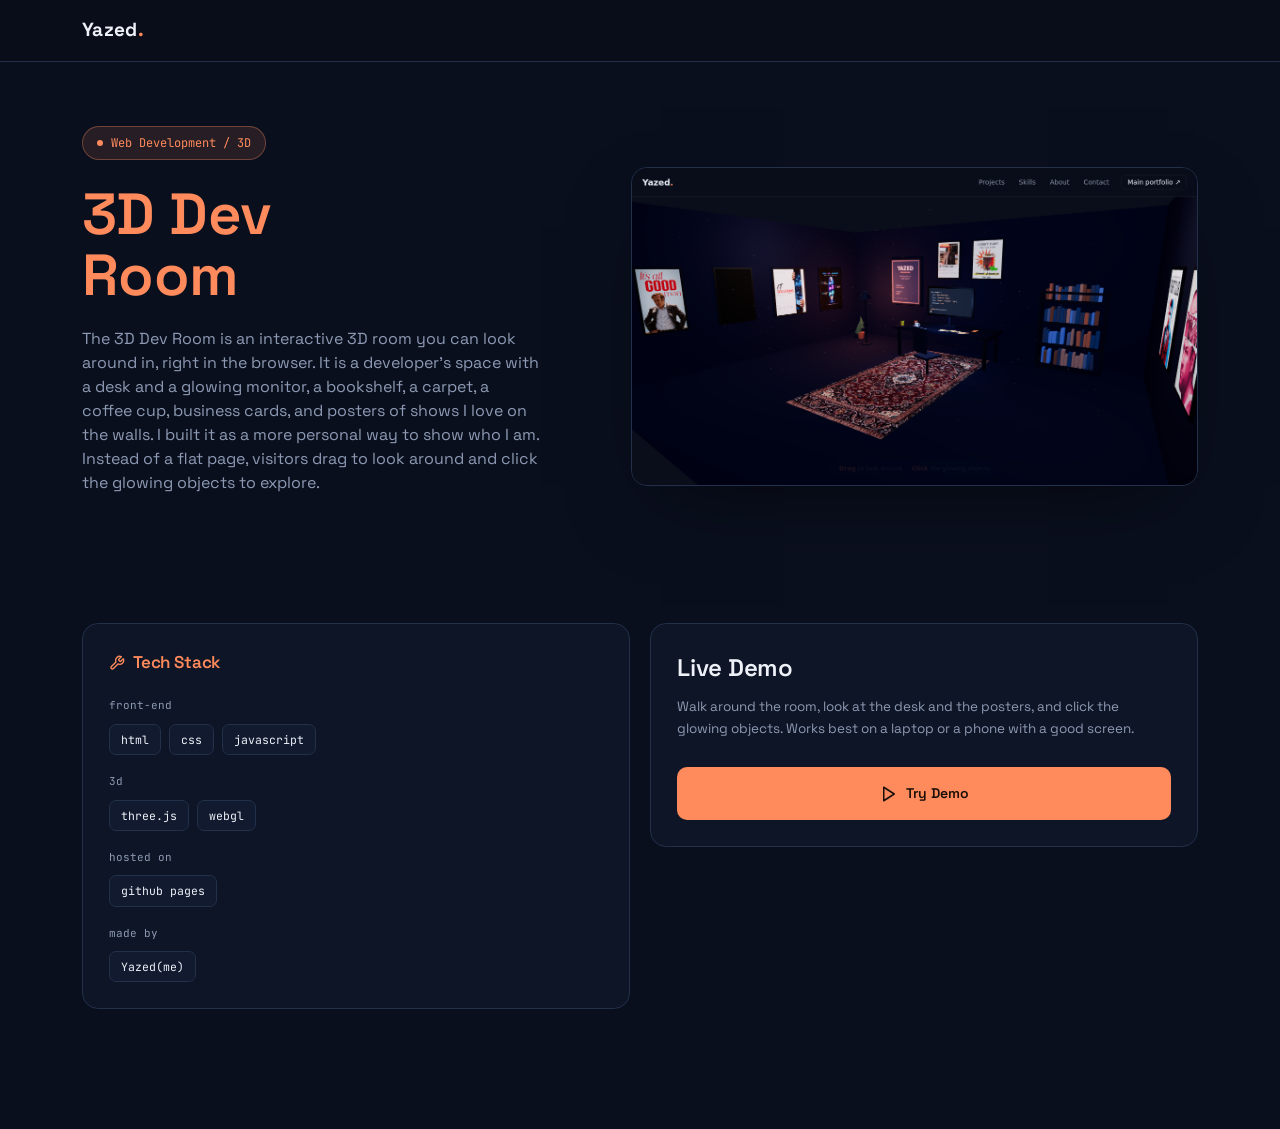
<file: devroom.html>
<!DOCTYPE html>
<html lang="en" dir="ltr">
<head>
<meta charset="UTF-8">
<meta name="viewport" content="width=device-width, initial-scale=1.0">
<title>3D Dev Room — Yazed</title>
<link rel="preconnect" href="https://fonts.googleapis.com">
<link rel="preconnect" href="https://fonts.gstatic.com" crossorigin>
<link href="https://fonts.googleapis.com/css2?family=Space+Grotesk:wght@400;500;600;700&family=JetBrains+Mono:wght@400;500;600&display=swap" rel="stylesheet">
<link rel="stylesheet" href="./css/style.css">
<style>.content-grid{grid-template-columns:1fr !important}.content-main{display:none}.sidebar{display:grid;grid-template-columns:1fr 1fr;gap:20px;align-items:start}@media(max-width:720px){.sidebar{grid-template-columns:1fr}}</style>
</head>
<body>

<!-- ===== NAVBAR ===== -->
<header class="pnav" id="pnav">
  <div class="pnav__inner">
    <a href="./index.html" class="pnav__logo" aria-label="Back to home">Yazed<span>.</span></a>
  </div>
</header>

<main class="page">

  <!-- HERO / BRIEF -->
  <section class="hero">
    <div class="hero__text">
      <span class="badge"><i class="badge__dot"></i>Web Development / 3D</span>
      <h1 class="hero__title">3D Dev<br>Room</h1>
      <p class="hero__desc">The 3D Dev Room is an interactive 3D room you can look around in, right in the browser. It is a developer's space with a desk and a glowing monitor, a bookshelf, a carpet, a coffee cup, business cards, and posters of shows I love on the walls.

I built it as a more personal way to show who I am. Instead of a flat page, visitors drag to look around and click the glowing objects to explore.</p>
    </div>
    <div class="hero__panel">
      <div class="mock-window">
        <img src="./img/devroom/1-room.png" alt="3D Dev Room preview" class="hero-img">
      </div>
    </div>
  </section>

  <!-- PROBLEM + SOLUTION + SIDEBAR -->
  <section class="content-grid">
    <div class="content-main">

      </div>

    <aside class="sidebar">
      <div class="stack-card">
        <h3><svg width="16" height="16" viewBox="0 0 24 24" fill="none"><path d="M14.7 6.3a1 1 0 0 0 0 1.4l1.6 1.6a1 1 0 0 0 1.4 0l3.77-3.77a6 6 0 0 1-7.94 7.94l-6.91 6.91a2.12 2.12 0 0 1-3-3l6.91-6.91a6 6 0 0 1 7.94-7.94l-3.76 3.76z" stroke="currentColor" stroke-width="2" stroke-linecap="round" stroke-linejoin="round"/></svg>Tech Stack</h3>

        <p class="stack-group__label">front-end</p>
        <div class="tag-row">
          <span class="tag">html</span><span class="tag">css</span><span class="tag">javascript</span>
        </div>

        <p class="stack-group__label">3d</p>
        <div class="tag-row">
          <span class="tag">three.js</span><span class="tag">webgl</span>
        </div>

        <p class="stack-group__label">hosted on</p>
        <div class="tag-row">
          <span class="tag">github pages</span>
        </div>

        <p class="stack-group__label">made by</p>
        <div class="tag-row">
          <span class="tag">Yazed(me)</span>
        </div>
      </div>

      <div class="dl-card dl-desktop">
        <h3 class="dl-card__title">Live Demo</h3>
        <p class="dl-card__desc">Walk around the room, look at the desk and the posters, and click the glowing objects. Works best on a laptop or a phone with a good screen.</p>
        <a href="https://yazedhamdy62-wq.github.io/dev-room/" target="_blank" rel="noopener" class="btn btn--primary dl-card__btn"><svg width="18" height="18" viewBox="0 0 24 24" fill="none" stroke="currentColor" stroke-width="2" stroke-linecap="round" stroke-linejoin="round"><polygon points="5 3 19 12 5 21 5 3"/></svg>Try Demo</a>
      </div>
    </aside>
  </section>

  <!-- TRY DEMO (mobile) -->
  <section class="section download dl-mobile">
    <div class="dl-card">
      <h3 class="dl-card__title">Live Demo</h3>
      <p class="dl-card__desc">Walk around the room, look at the desk and the posters, and click the glowing objects. Works best on a laptop or a phone with a good screen.</p>
      <a href="https://yazedhamdy62-wq.github.io/dev-room/" target="_blank" rel="noopener" class="btn btn--primary dl-card__btn"><svg width="18" height="18" viewBox="0 0 24 24" fill="none" stroke="currentColor" stroke-width="2" stroke-linecap="round" stroke-linejoin="round"><polygon points="5 3 19 12 5 21 5 3"/></svg>Try Demo</a>
    </div>
  </section>

</main>

<script src="./js/script.js"></script>
</body>
</html>
</file>
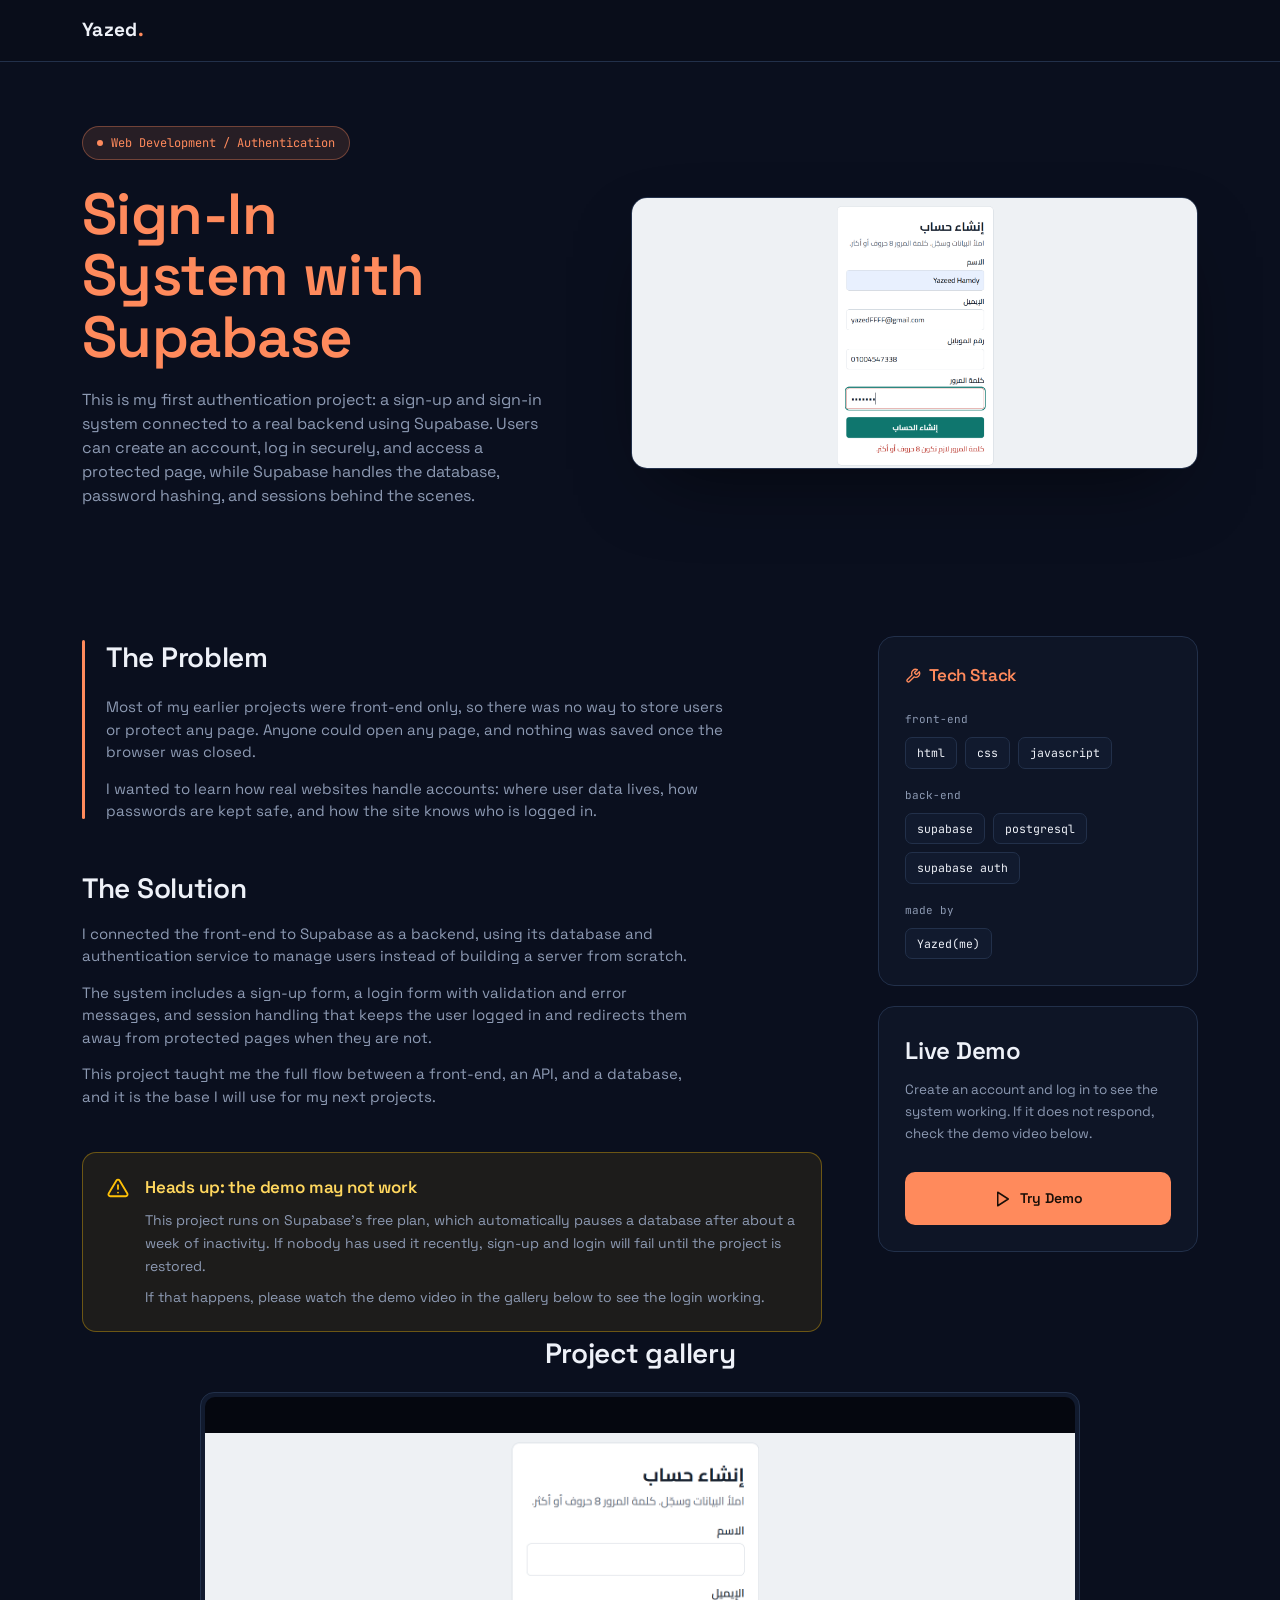
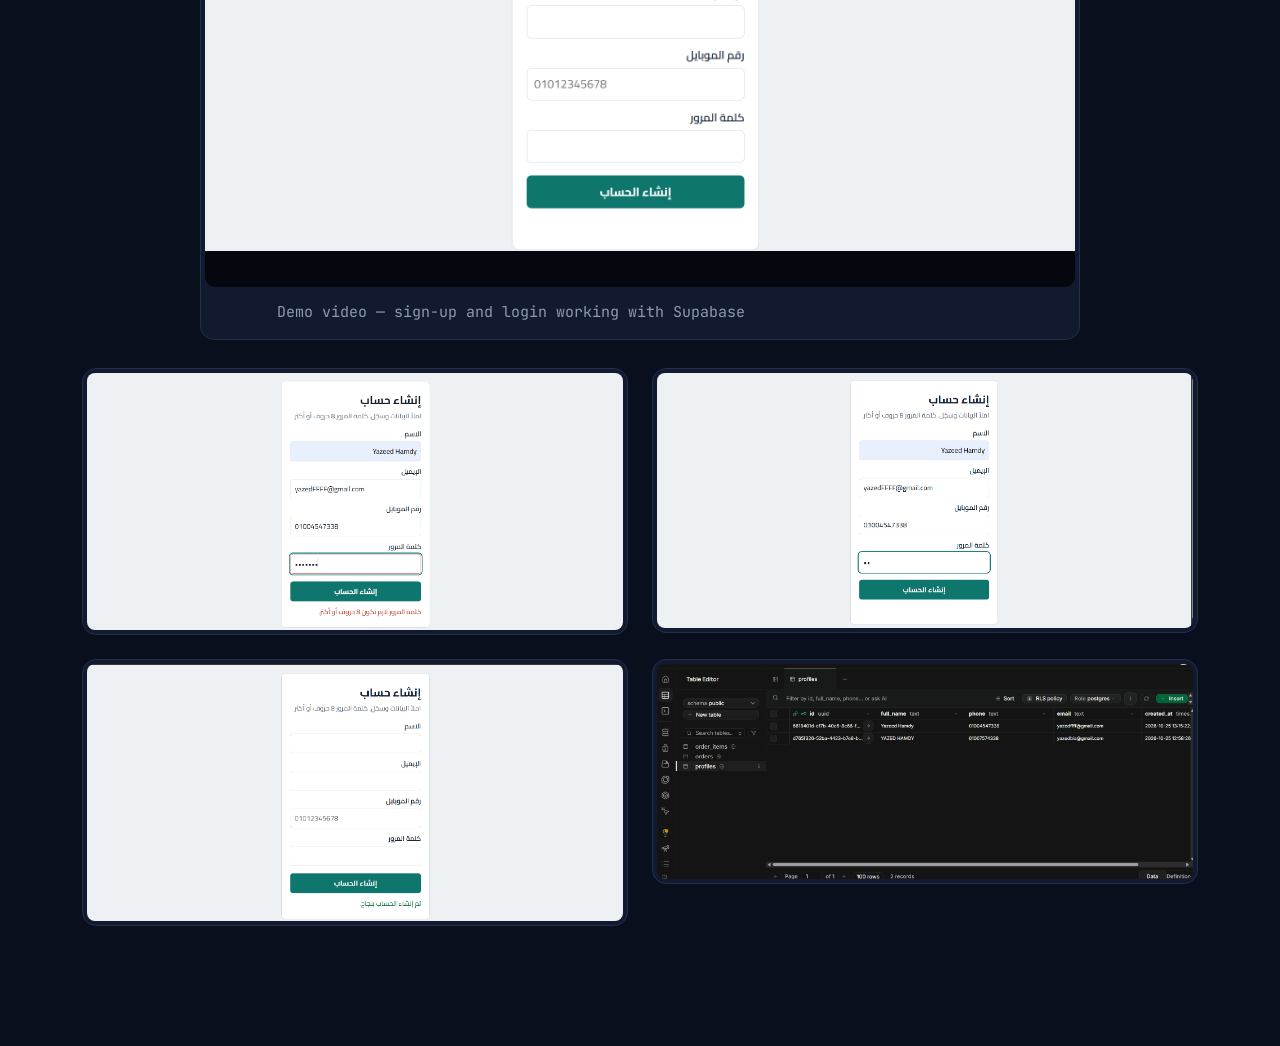
<file: SGIN IN BACKEND.html>
<!DOCTYPE html>
<html lang="en" dir="ltr">
<head>
<meta charset="UTF-8">
<meta name="viewport" content="width=device-width, initial-scale=1.0">
<title>Sign-In System with Supabase — Yazed</title>
<link rel="preconnect" href="https://fonts.googleapis.com">
<link rel="preconnect" href="https://fonts.gstatic.com" crossorigin>
<link href="https://fonts.googleapis.com/css2?family=Space+Grotesk:wght@400;500;600;700&family=JetBrains+Mono:wght@400;500;600&display=swap" rel="stylesheet">
<link rel="stylesheet" href="./css/style.css">
</head>
<body>

<!-- ===== NAVBAR ===== -->
<header class="pnav" id="pnav">
  <div class="pnav__inner">
    <a href="./index.html" class="pnav__logo" aria-label="Back to home">Yazed<span>.</span></a>
  </div>
</header>

<main class="page">

  <!-- HERO / BRIEF -->
  <section class="hero">
    <div class="hero__text">
      <span class="badge"><i class="badge__dot"></i>Web Development / Authentication</span>
      <h1 class="hero__title">Sign-In<br>System with<br>Supabase</h1>
      <p class="hero__desc">This is my first authentication project: a sign-up and sign-in system connected to a real backend using Supabase.

Users can create an account, log in securely, and access a protected page, while Supabase handles the database, password hashing, and sessions behind the scenes.</p>
    </div>
    <div class="hero__panel">
      <div class="mock-window">
        <img src="./img/SGIN IN/3.png" alt="Sign-in page preview" class="hero-img">
      </div>
    </div>
  </section>

  <!-- PROBLEM + SOLUTION + SIDEBAR -->
  <section class="content-grid">
    <div class="content-main">

      <div class="statement">
        <span class="statement__bar"></span>
        <h2>The Problem</h2>
        <p>Most of my earlier projects were front-end only, so there was no way to store users or protect any page. Anyone could open any page, and nothing was saved once the browser was closed.</p>
        <p>I wanted to learn how real websites handle accounts: where user data lives, how passwords are kept safe, and how the site knows who is logged in.</p>
      </div>

      <div class="statement statement--solution">
        <h2>The Solution</h2>
        <p>I connected the front-end to Supabase as a backend, using its database and authentication service to manage users instead of building a server from scratch.</p>
        <p>The system includes a sign-up form, a login form with validation and error messages, and session handling that keeps the user logged in and redirects them away from protected pages when they are not.</p>
        <p>This project taught me the full flow between a front-end, an API, and a database, and it is the base I will use for my next projects.</p>
      </div>

      <!-- WARNING -->
      <div class="notice" role="note">
        <svg width="22" height="22" viewBox="0 0 24 24" fill="none" stroke="currentColor" stroke-width="2" stroke-linecap="round" stroke-linejoin="round" aria-hidden="true"><path d="M10.29 3.86 1.82 18a2 2 0 0 0 1.71 3h16.94a2 2 0 0 0 1.71-3L13.71 3.86a2 2 0 0 0-3.42 0z"/><line x1="12" y1="9" x2="12" y2="13"/><line x1="12" y1="17" x2="12.01" y2="17"/></svg>
        <div>
          <h3 class="notice__title">Heads up: the demo may not work</h3>
          <p>This project runs on Supabase's free plan, which automatically pauses a database after about a week of inactivity. If nobody has used it recently, sign-up and login will fail until the project is restored.</p>
          <p>If that happens, please watch the demo video in the gallery below to see the login working.</p>
        </div>
      </div>

    </div>

    <aside class="sidebar">
      <div class="stack-card">
        <h3><svg width="16" height="16" viewBox="0 0 24 24" fill="none"><path d="M14.7 6.3a1 1 0 0 0 0 1.4l1.6 1.6a1 1 0 0 0 1.4 0l3.77-3.77a6 6 0 0 1-7.94 7.94l-6.91 6.91a2.12 2.12 0 0 1-3-3l6.91-6.91a6 6 0 0 1 7.94-7.94l-3.76 3.76z" stroke="currentColor" stroke-width="2" stroke-linecap="round" stroke-linejoin="round"/></svg>Tech Stack</h3>

        <p class="stack-group__label">front-end</p>
        <div class="tag-row">
          <span class="tag">html</span><span class="tag">css</span><span class="tag">javascript</span>
        </div>

        <p class="stack-group__label">back-end</p>
        <div class="tag-row">
          <span class="tag">supabase</span><span class="tag">postgresql</span><span class="tag">supabase auth</span>
        </div>

        <p class="stack-group__label">made by</p>
        <div class="tag-row">
          <span class="tag">Yazed(me)</span>
        </div>
      </div>

      <div class="dl-card dl-desktop">
        <h3 class="dl-card__title">Live Demo</h3>
        <p class="dl-card__desc">Create an account and log in to see the system working. If it does not respond, check the demo video below.</p>
        <a href="https://yellow-truth-25a1.yazedhamdy62.workers.dev/" target="_blank" rel="noopener" class="btn btn--primary dl-card__btn"><svg width="18" height="18" viewBox="0 0 24 24" fill="none" stroke="currentColor" stroke-width="2" stroke-linecap="round" stroke-linejoin="round"><polygon points="5 3 19 12 5 21 5 3"/></svg>Try Demo</a>
      </div>
    </aside>
  </section>

  <!-- PROJECT GALLERY -->
  <section class="section gallery">
    <h2 class="gallery__title">Project gallery</h2>

    <!-- VIDEO CARD -->
    <div class="video-card">
      <div class="video-card__frame">
        <video controls preload="metadata" poster="./img/SGIN IN/1.png">
          <source src="./img/SGIN IN/sign up.mp4" type="video/mp4">
          Your browser does not support the video tag.
        </video>
      </div>
      <p class="video-card__caption">Demo video — sign-up and login working with Supabase</p>
    </div>

    <div class="gallery__grid">
      <button class="gallery__item" data-caption="Sign-up page">
        <img src="./img/SGIN IN/3.png" alt="Sign-up page">
      </button>
      <button class="gallery__item" data-caption="Login page">
        <img src="./img/SGIN IN/2.png" alt="Login page">
      </button>
      <button class="gallery__item" data-caption="Login page">
        <img src="./img/SGIN IN/4.png" alt="Login page">
      </button>
      <button class="gallery__item" data-caption="Database view">
        <img src="./img/SGIN IN/database.png" alt="Database view">
      </button>
    </div>
  </section>

  <!-- TRY DEMO (mobile) -->
  <section class="section download dl-mobile">
    <div class="dl-card">
      <h3 class="dl-card__title">Live Demo</h3>
      <p class="dl-card__desc">Create an account and log in to see the system working. If it does not respond, check the demo video above.</p>
      <a href="https://yellow-truth-25a1.yazedhamdy62.workers.dev/" target="_blank" rel="noopener" class="btn btn--primary dl-card__btn"><svg width="18" height="18" viewBox="0 0 24 24" fill="none" stroke="currentColor" stroke-width="2" stroke-linecap="round" stroke-linejoin="round"><polygon points="5 3 19 12 5 21 5 3"/></svg>Try Demo</a>
    </div>
  </section>

</main>

<script src="./js/script.js"></script>
</body>
</html>
</file>
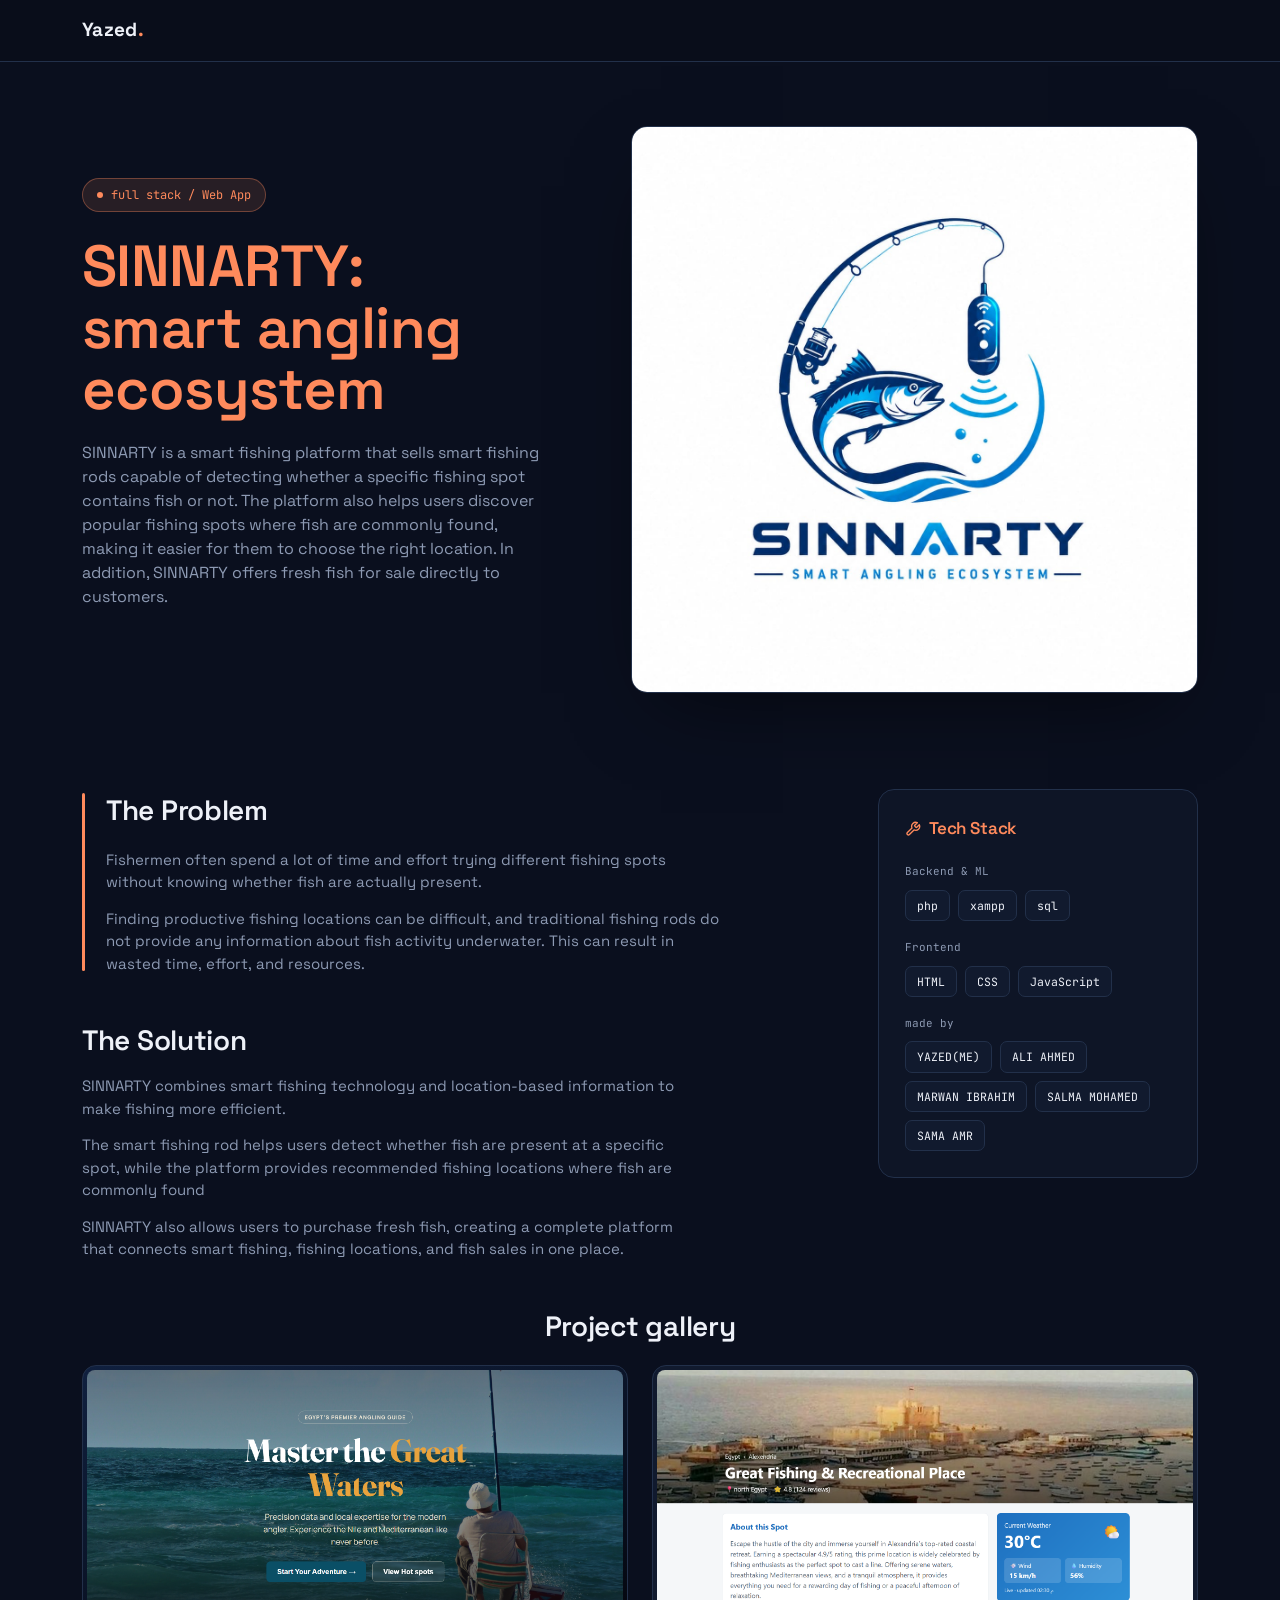
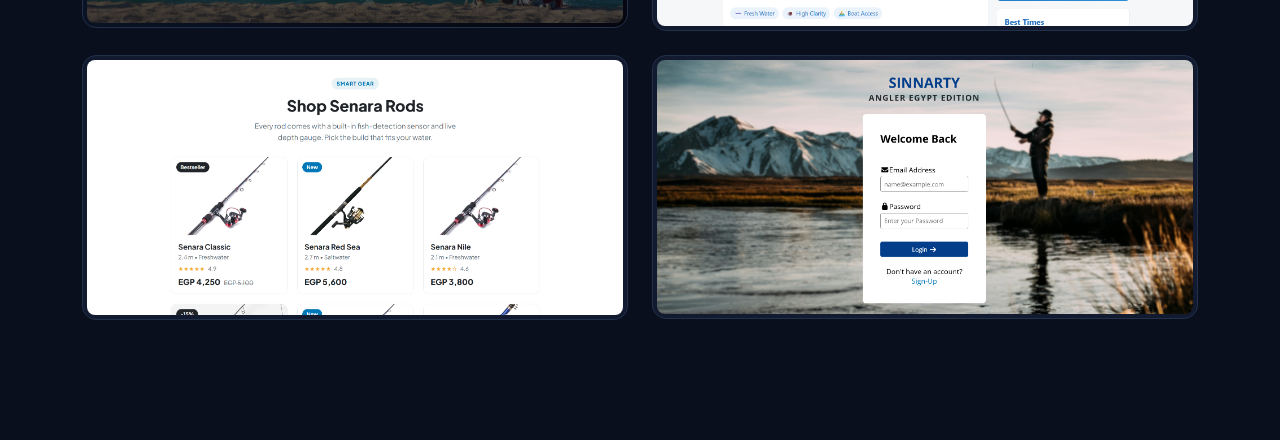
<file: sinnarty.html>
<!DOCTYPE html>
<html lang="en" dir="ltr">
<head>
<meta charset="UTF-8">
<meta name="viewport" content="width=device-width, initial-scale=1.0">
<title>SINNARTY: Smart Angling Ecosystem — Yazed</title>
<link rel="preconnect" href="https://fonts.googleapis.com">
<link rel="preconnect" href="https://fonts.gstatic.com" crossorigin>
<link href="https://fonts.googleapis.com/css2?family=Space+Grotesk:wght@400;500;600;700&family=JetBrains+Mono:wght@400;500;600&display=swap" rel="stylesheet">
<link rel="stylesheet" href="./css/style.css">

</head>
<body>

 <!-- ===== NAVBAR ===== -->
<header class="pnav" id="pnav">
  <div class="pnav__inner">
    <a href="./index.html" class="pnav__logo" aria-label="Back to home">Yazed<span>.</span></a>
  </div>
</header>


  


<main class="page">

  <!-- HERO -->
  <section class="hero">
    <div class="hero__text">
      <span class="badge"><i class="badge__dot"></i>full stack / Web App</span>
      <h1 class="hero__title">SINNARTY:<br>smart angling<br>ecosystem</h1>
      <p class="hero__desc">SINNARTY is a smart fishing platform that sells smart fishing rods capable of detecting whether a specific fishing spot contains fish or not.

The platform also helps users discover popular fishing spots where fish are commonly found, making it easier for them to choose the right location. In addition, SINNARTY offers fresh fish for sale directly to customers.</p>
      
    </div>
<div class="hero__panel">
  <div class="mock-window">
    <img src="./img/sinnarti/SINNARTY.jpg" alt="SINNARTY logo" class="hero-img">
  </div>
</div>
  </section>

  <!-- PROBLEM + TECH STACK -->
  <section class="content-grid">
    <div class="content-main">
      <div class="statement">
        <span class="statement__bar"></span>
        <h2>The Problem</h2>
        <p>Fishermen often spend a lot of time and effort trying different fishing spots without knowing whether fish are actually present.</p>
        <p>Finding productive fishing locations can be difficult, and traditional fishing rods do not provide any information about fish activity underwater. This can result in wasted time, effort, and resources.</p>
      </div>

      <div class="statement statement--solution">
        <h2>The Solution</h2>
        <p>SINNARTY combines smart fishing technology and location-based information to make fishing more efficient.</p>
       <p>The smart fishing rod helps users detect whether fish are present at a specific spot, while the platform provides recommended fishing locations where fish are commonly found</p>
        <p>SINNARTY also allows users to purchase fresh fish, creating a complete platform that connects smart fishing, fishing locations, and fish sales in one place.</p>

      </div>

     
    </div>

    <aside class="sidebar">
      <div class="stack-card">
        <h3><svg width="16" height="16" viewBox="0 0 24 24" fill="none"><path d="M14.7 6.3a1 1 0 0 0 0 1.4l1.6 1.6a1 1 0 0 0 1.4 0l3.77-3.77a6 6 0 0 1-7.94 7.94l-6.91 6.91a2.12 2.12 0 0 1-3-3l6.91-6.91a6 6 0 0 1 7.94-7.94l-3.76 3.76z" stroke="currentColor" stroke-width="2" stroke-linecap="round" stroke-linejoin="round"/></svg>Tech Stack</h3>

        <p class="stack-group__label">Backend &amp; ML</p>
        <div class="tag-row">
          <span class="tag">php</span><span class="tag">xampp</span>
          <span class="tag">sql</span>
        </div>

        <p class="stack-group__label">Frontend</p>
        <div class="tag-row">
          <span class="tag">HTML</span><span class="tag">CSS</span>
          <span class="tag">JavaScript</span>
        </div>

        <p class="stack-group__label">made by</p>
        <div class="tag-row">
          <span class="tag">YAZED(ME)</span><span class="tag">ALI AHMED</span><span class="tag">MARWAN IBRAHIM</span><span class="tag">SALMA MOHAMED</span><span class="tag">SAMA AMR</span>
        </div>
      </div>
    </aside>
  </section>

  <!-- TECHNICAL IMPLEMENTATION -->
  

  <!-- PROJECT GALLERY -->
  <section class="section gallery">
    <h2 class="gallery__title">Project gallery</h2>
    <div class="gallery__grid">
      <button class="gallery__item gallery__item--phone" data-caption="Mobile onboarding — student profile wizard">
        <img src="./img/sinnarti/landing.png"   alt="">
      </button>
      <button class="gallery__item" data-caption="University comparison table — filterable by field of study">
        <div class="mock-mini">
          <img src="./img/sinnarti/spot details.png"   alt="UniGuide Logo">
        </div>
      </button>
      <button class="gallery__item" data-caption="Admissions forecast model — projected yield over time">
        <div class="mock-mini mock-mini--chart">
         <img src="./img/sinnarti/product.png"   alt="UniGuide Logo">
        </div>
      </button>
      <button class="gallery__item" data-caption="Admissions forecast model — projected yield over time">
        <div class="mock-mini mock-mini--chart">
         <img src="./img/sinnarti/login.png"   alt="UniGuide Logo">
        </div>
      </button>

     
    </div>
   
  </section>

 
</main>

<script src="./js/script.js"></script>
</body>
</html>
</file>
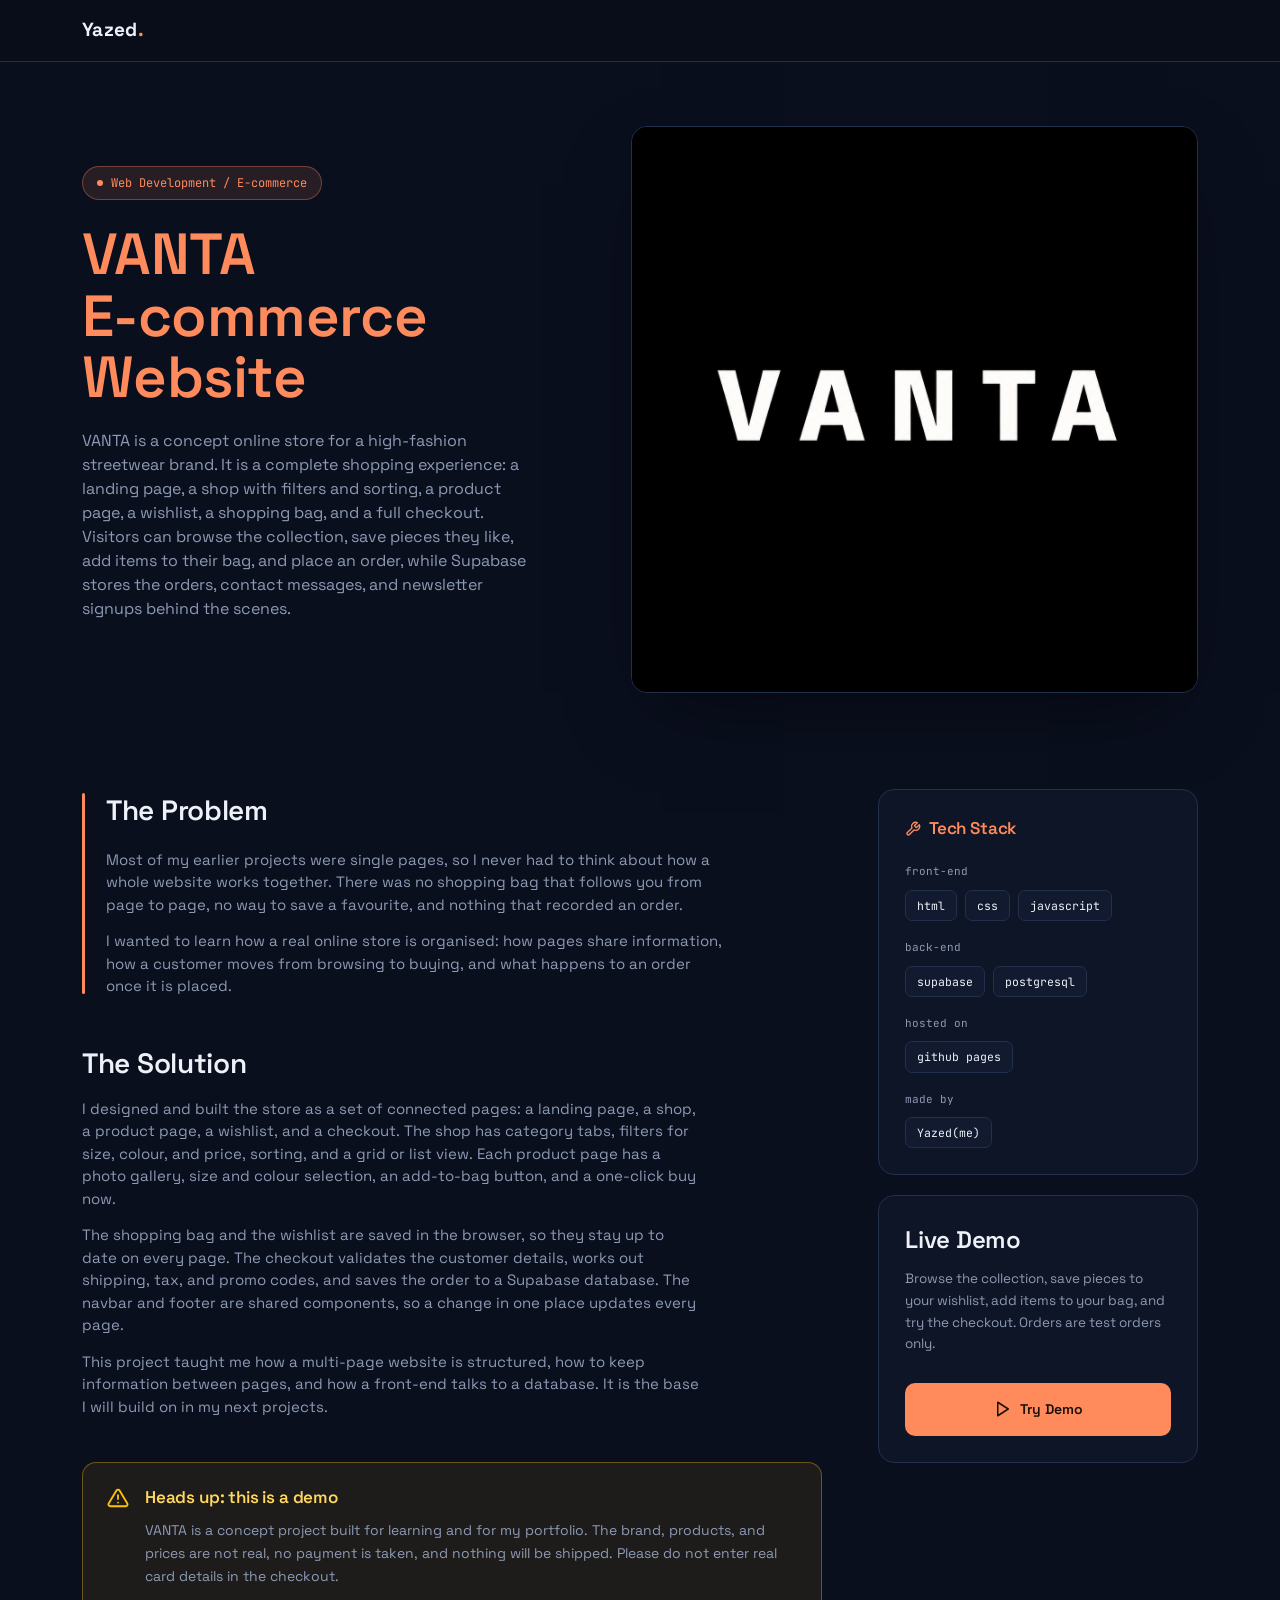
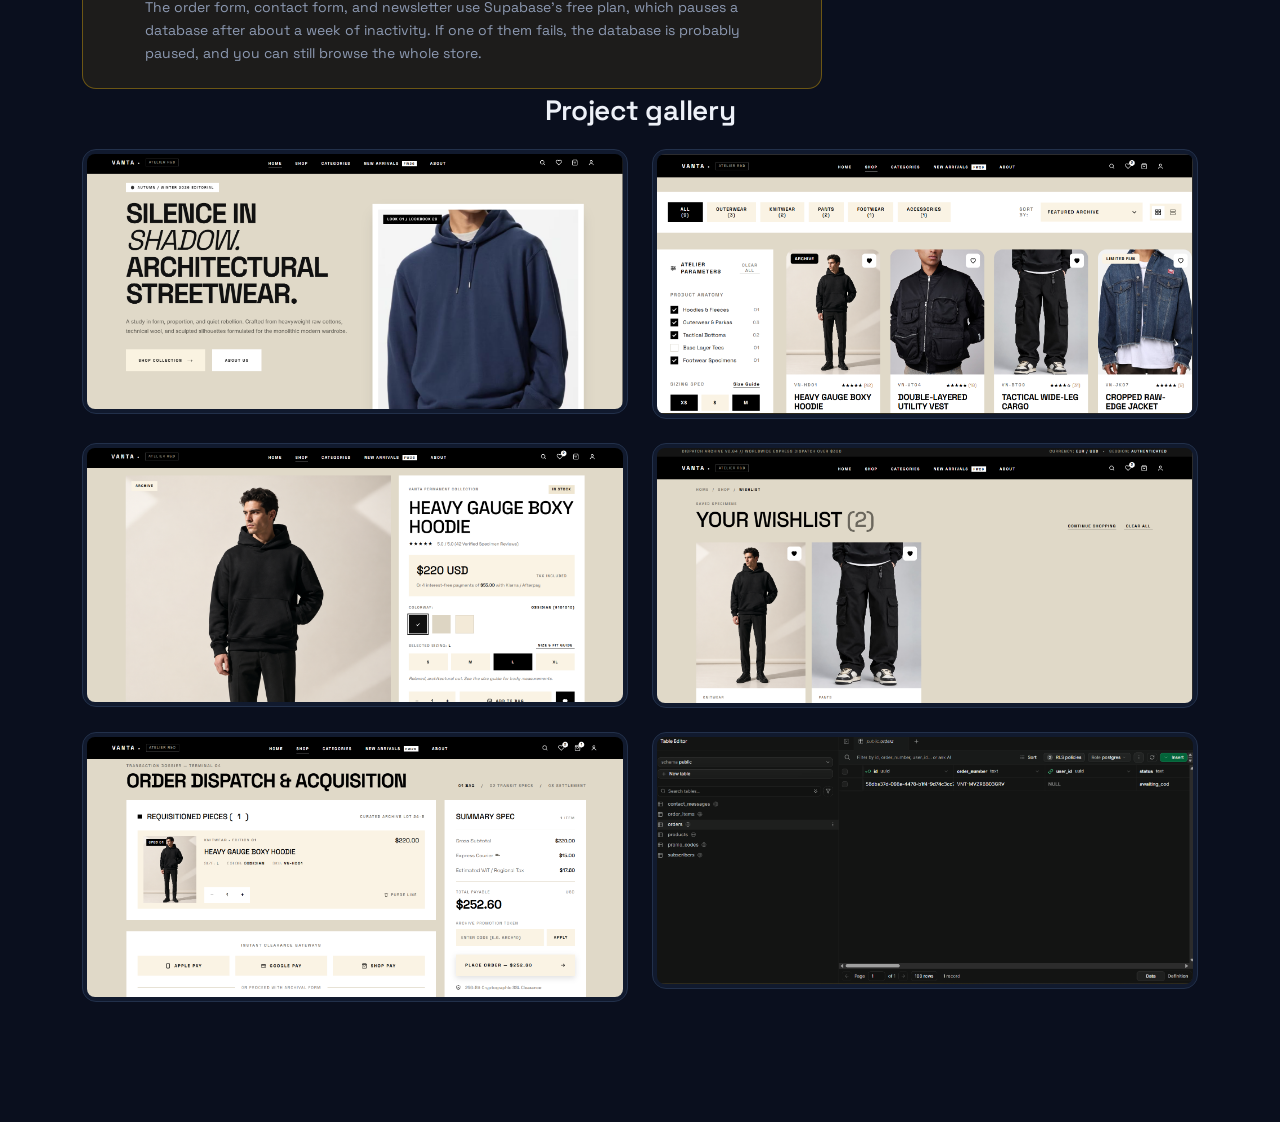
<file: vanta.html>
<!DOCTYPE html>
<html lang="en" dir="ltr">
<head>
<meta charset="UTF-8">
<meta name="viewport" content="width=device-width, initial-scale=1.0">
<title>VANTA E-commerce Website — Yazed</title>
<link rel="preconnect" href="https://fonts.googleapis.com">
<link rel="preconnect" href="https://fonts.gstatic.com" crossorigin>
<link href="https://fonts.googleapis.com/css2?family=Space+Grotesk:wght@400;500;600;700&family=JetBrains+Mono:wght@400;500;600&display=swap" rel="stylesheet">
<link rel="stylesheet" href="./css/style.css">
</head>
<body>

<!-- ===== NAVBAR ===== -->
<header class="pnav" id="pnav">
  <div class="pnav__inner">
    <a href="./index.html" class="pnav__logo" aria-label="Back to home">Yazed<span>.</span></a>
  </div>
</header>

<main class="page">

  <!-- HERO / BRIEF -->
  <section class="hero">
    <div class="hero__text">
      <span class="badge"><i class="badge__dot"></i>Web Development / E-commerce</span>
      <h1 class="hero__title">VANTA<br>E-commerce<br>Website</h1>
      <p class="hero__desc">VANTA is a concept online store for a high-fashion streetwear brand. It is a complete shopping experience: a landing page, a shop with filters and sorting, a product page, a wishlist, a shopping bag, and a full checkout.

Visitors can browse the collection, save pieces they like, add items to their bag, and place an order, while Supabase stores the orders, contact messages, and newsletter signups behind the scenes.</p>
    </div>
    <div class="hero__panel">
      <div class="mock-window">
        <img src="./img/vanta/VANTA Minimalist Wordmark on Black.png" alt="VANTA landing page preview" class="hero-img">
      </div>
    </div>
  </section>

  <!-- PROBLEM + SOLUTION + SIDEBAR -->
  <section class="content-grid">
    <div class="content-main">

      <div class="statement">
        <span class="statement__bar"></span>
        <h2>The Problem</h2>
        <p>Most of my earlier projects were single pages, so I never had to think about how a whole website works together. There was no shopping bag that follows you from page to page, no way to save a favourite, and nothing that recorded an order.</p>
        <p>I wanted to learn how a real online store is organised: how pages share information, how a customer moves from browsing to buying, and what happens to an order once it is placed.</p>
      </div>

      <div class="statement statement--solution">
        <h2>The Solution</h2>
        <p>I designed and built the store as a set of connected pages: a landing page, a shop, a product page, a wishlist, and a checkout. The shop has category tabs, filters for size, colour, and price, sorting, and a grid or list view. Each product page has a photo gallery, size and colour selection, an add-to-bag button, and a one-click buy now.</p>
        <p>The shopping bag and the wishlist are saved in the browser, so they stay up to date on every page. The checkout validates the customer details, works out shipping, tax, and promo codes, and saves the order to a Supabase database. The navbar and footer are shared components, so a change in one place updates every page.</p>
        <p>This project taught me how a multi-page website is structured, how to keep information between pages, and how a front-end talks to a database. It is the base I will build on in my next projects.</p>
      </div>

      <!-- WARNING -->
      <div class="notice" role="note">
        <svg width="22" height="22" viewBox="0 0 24 24" fill="none" stroke="currentColor" stroke-width="2" stroke-linecap="round" stroke-linejoin="round" aria-hidden="true"><path d="M10.29 3.86 1.82 18a2 2 0 0 0 1.71 3h16.94a2 2 0 0 0 1.71-3L13.71 3.86a2 2 0 0 0-3.42 0z"/><line x1="12" y1="9" x2="12" y2="13"/><line x1="12" y1="17" x2="12.01" y2="17"/></svg>
        <div>
          <h3 class="notice__title">Heads up: this is a demo</h3>
          <p>VANTA is a concept project built for learning and for my portfolio. The brand, products, and prices are not real, no payment is taken, and nothing will be shipped. Please do not enter real card details in the checkout.</p>
          <p>The order form, contact form, and newsletter use Supabase's free plan, which pauses a database after about a week of inactivity. If one of them fails, the database is probably paused, and you can still browse the whole store.</p>
        </div>
      </div>

    </div>

    <aside class="sidebar">
      <div class="stack-card">
        <h3><svg width="16" height="16" viewBox="0 0 24 24" fill="none"><path d="M14.7 6.3a1 1 0 0 0 0 1.4l1.6 1.6a1 1 0 0 0 1.4 0l3.77-3.77a6 6 0 0 1-7.94 7.94l-6.91 6.91a2.12 2.12 0 0 1-3-3l6.91-6.91a6 6 0 0 1 7.94-7.94l-3.76 3.76z" stroke="currentColor" stroke-width="2" stroke-linecap="round" stroke-linejoin="round"/></svg>Tech Stack</h3>

        <p class="stack-group__label">front-end</p>
        <div class="tag-row">
          <span class="tag">html</span><span class="tag">css</span><span class="tag">javascript</span>
        </div>

        <p class="stack-group__label">back-end</p>
        <div class="tag-row">
          <span class="tag">supabase</span><span class="tag">postgresql</span>
        </div>

        <p class="stack-group__label">hosted on</p>
        <div class="tag-row">
          <span class="tag">github pages</span>
        </div>

        <p class="stack-group__label">made by</p>
        <div class="tag-row">
          <span class="tag">Yazed(me)</span>
        </div>
      </div>

      <div class="dl-card dl-desktop">
        <h3 class="dl-card__title">Live Demo</h3>
        <p class="dl-card__desc">Browse the collection, save pieces to your wishlist, add items to your bag, and try the checkout. Orders are test orders only.</p>
        <a href="https://yazedhamdy62-wq.github.io/vanta.project.com/" target="_blank" rel="noopener" class="btn btn--primary dl-card__btn"><svg width="18" height="18" viewBox="0 0 24 24" fill="none" stroke="currentColor" stroke-width="2" stroke-linecap="round" stroke-linejoin="round"><polygon points="5 3 19 12 5 21 5 3"/></svg>Try Demo</a>
      </div>
    </aside>
  </section>

  <!-- PROJECT GALLERY -->
  <section class="section gallery">
    <h2 class="gallery__title">Project gallery</h2>

    <div class="gallery__grid">
      <button class="gallery__item" data-caption="Landing page">
        <img src="./img/vanta/1 (6).png" alt="Landing page">
      </button>
      <button class="gallery__item" data-caption="Shop page">
        <img src="./img/vanta/1 (5).png" alt="Shop page with filters and sorting">
      </button>
      <button class="gallery__item" data-caption="Product page">
        <img src="./img/vanta/1 (4).png" alt="Product page">
      </button>
      <button class="gallery__item" data-caption="Wishlist">
        <img src="./img/vanta/1 (3).png" alt="Wishlist page">
      </button>
      <button class="gallery__item" data-caption="Checkout">
        <img src="./img/vanta/1 (2).png" alt="Checkout page">
      </button>
      <button class="gallery__item" data-caption="Checkout">
        <img src="./img/vanta/1 (1).png" alt="Checkout page">
      </button>
    </div>
  </section>

  <!-- TRY DEMO (mobile) -->
  <section class="section download dl-mobile">
    <div class="dl-card">
      <h3 class="dl-card__title">Live Demo</h3>
      <p class="dl-card__desc">Browse the collection, save pieces to your wishlist, add items to your bag, and try the checkout. Orders are test orders only.</p>
      <a href="https://yazedhamdy62-wq.github.io/vanta.project.com/" target="_blank" rel="noopener" class="btn btn--primary dl-card__btn"><svg width="18" height="18" viewBox="0 0 24 24" fill="none" stroke="currentColor" stroke-width="2" stroke-linecap="round" stroke-linejoin="round"><polygon points="5 3 19 12 5 21 5 3"/></svg>Try Demo</a>
    </div>
  </section>

</main>

<script src="./js/script.js"></script>
</body>
</html>
</file>
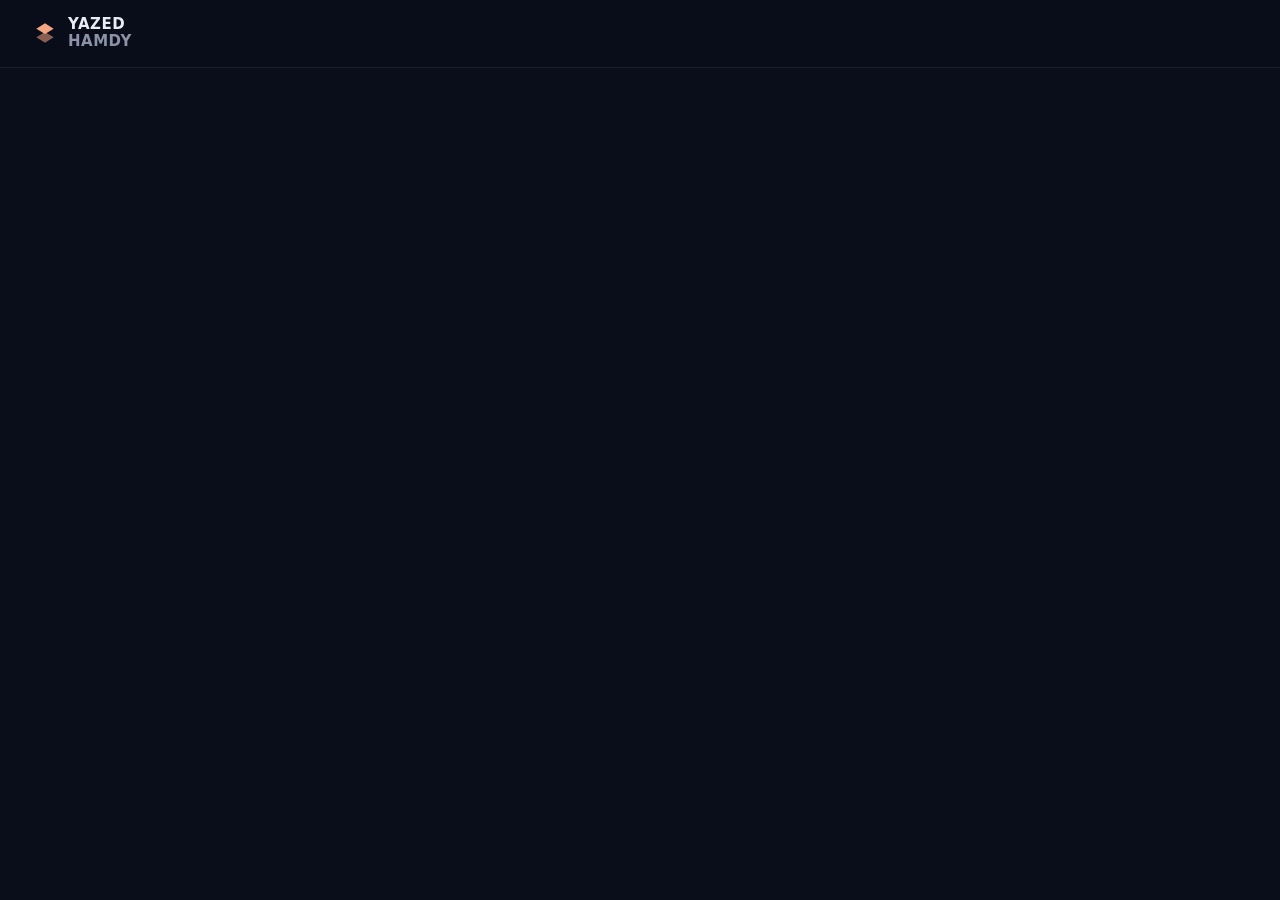
<file: nav project details/nav.html>
<!DOCTYPE html>
<html lang="ar" dir="ltr">
<head>
<meta charset="UTF-8">
<meta name="viewport" content="width=device-width, initial-scale=1.0">
<title>Yazed | Navbar</title>
<link rel="stylesheet" href="nav.css">
</head>
<body>

  <!-- ===== NAVBAR ===== -->
  <header class="navbar" id="navbar">
    <div class="nav-inner">

      <a href="../landing page/home.html" class="logo" data-link>
        <span class="logo-icon">
          <svg viewBox="0 0 24 24" width="26" height="26" fill="none">
            <path d="M4 8 L12 3 L20 8 L12 13 Z" fill="currentColor"/>
            <path d="M4 16 L12 11 L20 16 L12 21 Z" fill="currentColor" opacity="0.55"/>
          </svg>
        </span>
        <span class="logo-text">
          YAZED<br><span class="logo-sub">HAMDY</span>
        </span>
      </a>

      <nav class="nav-links" id="navLinks">
       
    </header>
  <!-- ===== DEMO SECTIONS (لتجربة التنقل السموز) ===== -->
  
<script src="nav.js"></script>
</body>
</html>
</file>
<file: css/style.css>
/* ===== Tokens ===== */
:root{
  --bg: #0a0f1e;
  --bg-raised: #0e1526;
  --bg-card: #111a2e;
  --border: #22304a;
  --ink: #eef1f8;
  --ink-dim: #8d9ab3;
  --accent: #ff8a5c;
  --accent-soft: rgba(255,138,92,.12);
  --accent-soft-border: rgba(255,138,92,.35);

  --font-display: "Space Grotesk", "Helvetica Neue", Arial, sans-serif;
  --font-mono: "JetBrains Mono", ui-monospace, Menlo, monospace;

  --container: 1180px;
}

*,*::before,*::after{ box-sizing: border-box; }

html{ scroll-behavior: smooth; }

body{
  margin:0;
  background: var(--bg);
  color: var(--ink);
  font-family: var(--font-display);
  line-height: 1.5;
  -webkit-font-smoothing: antialiased;
  overflow-x: hidden;
}

h1,h2,h3{ margin:0; font-family: var(--font-display); font-weight:600; letter-spacing:-0.01em; }

p{ margin:0; color: var(--ink-dim); }
ul{ margin:0; color: var(--ink-dim); }
a{ color: inherit; text-decoration: none; }

/* Make every image/svg fluid so nothing overflows on small screens */
img, svg{ max-width: 100%; height: auto; display: block; }

.page{ max-width: var(--container); margin:0 auto; padding: 64px 32px 120px; width: 100%; }

section + section{ margin-top: 96px; }

:focus-visible{
  outline: 2px solid var(--accent);
  outline-offset: 3px;
  border-radius: 4px;
}

@media (prefers-reduced-motion: reduce){
  *{ animation-duration: 0.001ms !important; animation-iteration-count: 1 !important; transition-duration: 0.001ms !important; scroll-behavior: auto !important; }
}

/* ===== Badge ===== */
.badge{
  display:inline-flex;
  align-items:center;
  gap:8px;
  font-family: var(--font-mono);
  font-size: 12px;
  color: var(--accent);
  background: var(--accent-soft);
  border: 1px solid var(--accent-soft-border);
  padding: 7px 14px;
  border-radius: 999px;
  margin-bottom: 24px;
}
.badge__dot{
  width:6px; height:6px; border-radius:50%;
  background: var(--accent);
  display:inline-block;
}

/* ===== Hero ===== */
.hero{
  display:grid;
  grid-template-columns: 1fr 1.15fr;
  gap: 56px;
  align-items: center;
}
.hero > *{ min-width: 0; }

.hero__title{
  font-size: clamp(40px, 5.6vw, 58px);
  line-height: 1.06;
  color: var(--accent);
  margin-bottom: 20px;
}

.hero__desc{
  max-width: 46ch;
  font-size: 16px;
  color: var(--ink-dim);
  margin-bottom: 32px;
}

.hero__actions{ display:flex; gap: 14px; }

.btn{
  display:inline-flex;
  align-items:center;
  gap:8px;
  padding: 12px 22px;
  border-radius: 10px;
  font-size: 14px;
  font-weight: 600;
  border: 1px solid transparent;
  cursor:pointer;
  transition: transform .15s ease, background .15s ease, border-color .15s ease;
}
.btn:hover{ transform: translateY(-1px); }

.btn--primary{
  background: var(--accent);
  color: #1a0f08;
}
.btn--primary:hover{ background:#ff9c74; }

.btn--ghost{
  background: transparent;
  border-color: var(--accent-soft-border);
  color: var(--accent);
}
.btn--ghost:hover{ border-color: var(--accent); background: var(--accent-soft); }

/* ===== Hero mock window ===== */
.mock-window{
  background: linear-gradient(160deg, #0d1730, #060a15 70%);
  border: 1px solid var(--border);
  border-radius: 16px;
  overflow:hidden;
  box-shadow: 0 30px 80px -30px rgba(0,0,0,.6);
}
.mock-window__bar{
  display:flex; align-items:center; justify-content:space-between;
  padding: 12px 18px;
  border-bottom: 1px solid var(--border);
  font-family: var(--font-mono);
  font-size: 11px;
  color: var(--ink-dim);
}
.mock-window__dots{ display:flex; gap:6px; }
.mock-window__dots i{ width:8px; height:8px; border-radius:50%; background: var(--border); display:block; }

.mock-window__body{ padding: 20px; }

.hero-img{
  display: block;
  width: 100%;
  height: auto;
}

.mock-row--top{ display:flex; gap:8px; margin-bottom:18px; }
.mock-chip{
  font-family: var(--font-mono);
  font-size: 11px;
  color: var(--ink-dim);
  padding: 6px 12px;
  border-radius: 999px;
  border: 1px solid var(--border);
}
.mock-chip--active{ color: var(--accent); border-color: var(--accent-soft-border); background: var(--accent-soft); }

.mock-grid{
  display:grid;
  grid-template-columns: 1fr 1fr;
  gap: 14px;
}
.mock-card{
  background: var(--bg-card);
  border: 1px solid var(--border);
  border-radius: 12px;
  padding: 14px;
}
.mock-card--wide{ grid-column: span 2; }

.mock-label{ font-family: var(--font-mono); font-size: 10px; color: var(--ink-dim); margin-bottom:10px; }

.mock-bars{ display:flex; align-items:flex-end; gap:8px; height: 60px; }
.mock-bars i{
  flex:1;
  display:block;
  height: var(--h);
  background: linear-gradient(180deg, var(--accent), #ffb894);
  border-radius: 3px 3px 0 0;
  opacity:.9;
}

.mock-metric{ font-size: 22px; font-weight: 700; color: var(--ink); margin: 2px 0 0; }
.mock-metric-sub{ font-family: var(--font-mono); font-size: 10px; color: var(--ink-dim); margin-bottom: 10px; }

.mock-line{ width:100%; height:50px; color: var(--accent); }

.mock-avatar-row{ display:flex; align-items:center; gap:8px; margin-top:8px; font-size:11px; }
.mock-avatar-row i{ width:18px; height:18px; border-radius:50%; background: linear-gradient(135deg, var(--accent), #6c8cff); display:block; }
.mock-avatar-row span{ flex:1; color: var(--ink-dim); }
.mock-avatar-row b{ color: var(--accent); font-family: var(--font-mono); font-weight:600; }

/* ===== Content grid (Problem / Solution + Sidebar) ===== */
.content-grid{
  display:grid;
  grid-template-columns: 1fr 320px;
  gap: 56px;
  align-items:start;
}
.content-grid > *{ min-width: 0; }

.statement{
  position: relative;
  padding-left: 24px;
  margin-bottom: 44px;
}
.statement__bar{
  position:absolute; left:0; top:4px; bottom:4px;
  width:3px;
  background: var(--accent);
  border-radius: 2px;
}
.statement h2{ font-size: 28px; margin-bottom: 18px; }
.statement p{ font-size: 15px; max-width: 62ch; }
.statement p + p{ margin-top: 14px; }

.statement--solution{ padding-left: 0; }
.statement--solution h2{ margin-bottom: 14px; }

.feature-pair{
  display:grid;
  grid-template-columns: 1fr 1fr;
  gap: 18px;
}
.feature-card{
  background: var(--bg-card);
  border: 1px solid var(--border);
  border-radius: 14px;
  padding: 24px;
}
.feature-card__icon{
  width: 40px; height: 40px;
  display:flex; align-items:center; justify-content:center;
  color: var(--accent);
  background: var(--accent-soft);
  border-radius: 10px;
  margin-bottom: 16px;
}
.feature-card h3{ font-size: 17px; margin-bottom: 8px; }
.feature-card p{ font-size: 14px; }

/* Sidebar */
.stack-card{
  background: var(--bg-raised);
  border: 1px solid var(--border);
  border-radius: 16px;
  padding: 26px;
  position: sticky;
  top: 32px;
}
.stack-card h3{
  display:flex; align-items:center; gap:8px;
  font-size: 17px;
  color: var(--accent);
  margin-bottom: 22px;
}
.stack-group__label{
  font-family: var(--font-mono);
  font-size: 11px;
  color: var(--ink-dim);
  margin: 18px 0 10px;
}
.stack-group__label:first-of-type{ margin-top: 0; }

.tag-row{ display:flex; flex-wrap:wrap; gap:8px; }
.tag{
  font-family: var(--font-mono);
  font-size: 11.5px;
  color: var(--ink);
  background: var(--bg-card);
  border: 1px solid var(--border);
  padding: 6px 11px;
  border-radius: 7px;
}

.stack-links{ margin-top: 22px; padding-top: 20px; border-top: 1px solid var(--border); }
.stack-links a{
  display:flex; align-items:center; justify-content:space-between;
  font-size: 13.5px;
  color: var(--ink);
  padding: 9px 0;
  transition: color .15s ease;
}
.stack-links a:hover{ color: var(--accent); }
.stack-links a span{ color: var(--accent); }

/* ===== Generic section ===== */
.section h2{ font-size: 28px; margin-bottom: 18px; }
.section p{ font-size: 15px; max-width: 68ch; }
.section p + p{ margin-top: 14px; }

/* Technical implementation diagram */
.diagram-frame{
  margin-top: 34px;
  background: radial-gradient(circle at 30% 20%, #10203f, #05070f 75%);
  border: 1px solid var(--border);
  border-radius: 16px;
  padding: 24px;
}
.diagram{ width:100%; height:auto; display:block; }
.d-node{ fill: var(--bg-card); stroke: var(--border); stroke-width:1; }
.d-node--accent{ fill: var(--accent); stroke: var(--accent); }
.d-text{ font-family: var(--font-mono); font-size: 12px; fill: var(--ink); }
.d-text--dark{ fill: #1a0f08; font-weight:600; }
.d-edge{ fill:none; stroke: var(--border); stroke-width: 1.5; }
.d-arrow{ fill: var(--border); }

/* ===== Key results ===== */
.results{ text-align:center; }
.results__title{ margin-bottom: 40px; }
.results__grid{
  display:grid;
  grid-template-columns: repeat(3, 1fr);
}
.result{
  padding: 0 20px;
  border-left: 1px solid var(--border);
}
.result:first-child{ border-left: none; }
.result__num{
  font-size: clamp(40px, 5vw, 56px);
  font-weight: 700;
  color: var(--accent);
  margin-bottom: 6px;
}
.result__label{
  font-family: var(--font-mono);
  font-size: 12px;
  color: var(--ink-dim);
}

/* ===== Gallery ===== */
.gallery{ text-align:center; }
.gallery__title{ margin-bottom: 34px; }
.gallery__grid{
  display:grid;
  grid-template-columns: repeat(2, 1fr);
  gap: 24px;
  justify-content: center;
  align-items: start;
}
.gallery__item{
  appearance:none;
  border:0;
  cursor:pointer;
  background: var(--bg-card);
  border: 1px solid var(--border);
  border-radius: 14px;
  padding: 4px;
  display:flex;
  align-items:flex-start;
  justify-content:flex-start;
  overflow: hidden;
  transition: border-color .15s ease, transform .15s ease;
}
.gallery__item img{
  width: 100%;
  height: auto;
  border-radius: 8px;
}
.gallery__item:hover{ border-color: var(--accent-soft-border); transform: translateY(-2px); }
.gallery__item--phone{ background: linear-gradient(160deg, #10203f, #05070f); }
.gallery__tag{
  font-family: var(--font-mono);
  font-size: 10px;
  color: var(--ink-dim);
  text-align: left;
}

.mock-mini{ width:100%; text-align:left; }
.mock-mini__title{ font-family: var(--font-mono); font-size: 11px; color: var(--ink-dim); margin-bottom: 12px; }
.mock-mini__row{ height: 10px; border-radius: 4px; background: var(--border); margin-bottom: 8px; opacity: .6; }
.mock-mini__row:nth-child(2){ width: 90%; }
.mock-mini__row:nth-child(3){ width: 70%; }
.mock-mini__row:nth-child(4){ width: 80%; }

.mock-mini--chart svg{ width:100%; height: 70px; color: var(--accent); margin-top: 20px; }

.gallery__caption{
  margin-top: 22px;
  font-family: var(--font-mono);
  font-size: 12.5px;
  color: var(--ink-dim);
}

/* ===== Next project ===== */
.next-project{
  display:flex;
  align-items:center;
  justify-content:space-between;
  padding-top: 48px;
  border-top: 1px solid var(--border);
}
.next-project__eyebrow{
  font-family: var(--font-mono);
  font-size: 12px;
  color: var(--ink-dim);
  margin-bottom: 8px;
}
.next-project__title{ font-size: 34px; }
.next-project__arrow{
  width: 56px; height: 56px;
  display:flex; align-items:center; justify-content:center;
  border: 1px solid var(--border);
  border-radius: 50%;
  color: var(--ink);
  transition: background .15s ease, border-color .15s ease, transform .15s ease;
  flex-shrink:0;
}
.next-project__arrow:hover{
  background: var(--accent);
  border-color: var(--accent);
  color: #1a0f08;
  transform: translateX(4px);
}

/* ===== Responsive ===== */

/* Desktop only: enlarge the gallery boxes */
@media (min-width: 981px){
  .gallery{
    max-width: 1320px;   /* wider than the normal 1180px page container */
    margin: 0 auto;
  }
  .gallery__grid{ gap: 24px; }
}

/* Tablets (portrait/landscape) */
@media (max-width: 980px){
  .page{ padding: 56px 28px 100px; }
  .content-grid{ grid-template-columns: 1fr; gap: 40px; }
  .stack-card{ position:static; }
  .hero{ grid-template-columns: 1fr; gap: 40px; }
  .hero__panel{ order: -1; }
  .mock-grid{ grid-template-columns: 1fr 1fr; }
  .gallery__grid{ grid-template-columns: 1fr 1fr; }
  .results__grid{ grid-template-columns: repeat(3, 1fr); }
}

/* Small tablets / large phones */
@media (max-width: 760px){
  .gallery__grid{ grid-template-columns: 1fr; }
  .results__grid{ grid-template-columns: 1fr 1fr; gap: 24px 16px; }
}

/* Phones */
@media (max-width: 680px){
  .page{ padding: 40px 20px 80px; }
  section + section{ margin-top: 64px; }
  .feature-pair{ grid-template-columns: 1fr; }
  .results__grid{ grid-template-columns: 1fr; gap: 28px; }
  .result{ border-left:none; border-top: 1px solid var(--border); padding-top: 24px; }
  .result:first-child{ border-top:none; padding-top:0; }
  .gallery__grid{ grid-template-columns: 1fr; }
  .hero__actions{ flex-direction:column; }
  .hero__actions .btn{ width: 100%; justify-content:center; }
  .next-project{ flex-direction:column; align-items:flex-start; gap: 20px; }
}

/* =====================================================================
   NAVBAR – logo only (same look as the landing page), logo = Home button
   ===================================================================== */
.pnav{
  position: sticky; top: 0; z-index: 999;
  background: rgba(10,14,26,.85);
  backdrop-filter: blur(10px);
  -webkit-backdrop-filter: blur(10px);
  border-bottom: 1px solid var(--border);
  transition: box-shadow .3s ease, background .3s ease;
}
.pnav.scrolled{ background: var(--bg); box-shadow: 0 4px 24px rgba(0,0,0,.4); }
.pnav__inner{
  max-width: var(--container); margin: 0 auto; height: 61px; padding: 0 32px;
  display: flex; align-items: center;
}
.pnav__logo{
  font-size: 19px; font-weight: 700; letter-spacing: .3px; color: var(--ink);
  transition: opacity .2s ease;
}
.pnav__logo span{ color: var(--accent); }
.pnav__logo:hover{ opacity: .8; }

/* =====================================================================
   SIDEBAR: Tech Stack + Download card (desktop)
   ===================================================================== */
.sidebar{ position: sticky; top: 88px; display: flex; flex-direction: column; gap: 20px; }
.stack-card{ position: static; }

/* =====================================================================
   DOWNLOAD CARD
   ===================================================================== */
.dl-card{
  background: var(--bg-raised);
  border: 1px solid var(--border);
  border-radius: 16px;
  padding: 26px;
}
.dl-card__title{ font-size: 24px; margin-bottom: 10px; }
.dl-card__desc{ font-size: 13.5px; line-height: 1.6; }
.dl-card__btn{
  width: 100%; justify-content: center; margin-top: 28px;
  padding: 15px 20px; font-size: 14px; border-radius: 10px;
}
.dl-mobile{ display: none; }

/* =====================================================================
   MOBILE GALLERY CAROUSEL (built by script.js)
   ===================================================================== */
.g-mobile{ display: none; }
.g-row{ display: flex; align-items: center; gap: 8px; }
.g-arrow{
  flex: 0 0 36px; width: 36px; height: 36px; padding: 0;
  display: grid; place-items: center;
  background: none; border: 0; cursor: pointer; color: var(--accent);
  transition: transform .15s ease;
}
.g-arrow svg{ width: 30px; height: 30px; fill: none; stroke: currentColor; stroke-width: 2.4; stroke-linecap: round; stroke-linejoin: round; }
.g-arrow:active{ transform: scale(.88); }
.g-stage{
  flex: 1; min-width: 0; aspect-ratio: 16 / 10; padding: 4px; overflow: hidden;
  background: linear-gradient(160deg, #10203f, #05070f);
  border: 2px solid #1b2a4d; border-radius: 16px;
  touch-action: pan-y;
}
.g-stage img{ width: 100%; height: 100%; object-fit: contain; border-radius: 10px; transition: opacity .15s ease; }
.g-stage img.is-fading{ opacity: 0; }
.g-thumbs{
  display: flex; gap: 10px; margin-top: 16px; padding: 4px 2px;
  overflow-x: auto; scrollbar-width: none;
}
.g-thumbs::-webkit-scrollbar{ display: none; }
.g-thumbs::before, .g-thumbs::after{ content: ""; margin: auto; }   /* centers, but still scrolls when crowded */
.g-thumb{
  flex: 0 0 68px; aspect-ratio: 16 / 10; padding: 2px; cursor: pointer;
  background: var(--bg-card); border: 1px solid var(--border); border-radius: 8px;
  opacity: .6; transition: opacity .2s ease, border-color .2s ease;
}
.g-thumb img{ width: 100%; height: 100%; object-fit: cover; border-radius: 5px; }
.g-thumb.is-active{ opacity: 1; border-color: var(--accent); }
.g-mobile.is-single .g-arrow, .g-mobile.is-single .g-thumbs{ display: none; }

@media (max-width: 760px){
  .gallery.has-carousel .gallery__grid{ display: none; }
  .gallery.has-carousel .g-mobile{ display: block; }
  .gallery__title{ font-size: clamp(32px, 9vw, 40px); margin-bottom: 28px; }
}

/* =====================================================================
   RESPONSIVE: tablet / mobile
   ===================================================================== */
@media (max-width: 980px){
  .sidebar{ position: static; }
  .dl-desktop{ display: none; }
  .dl-mobile{ display: block; margin-top: 28px; }
}
@media (max-width: 680px){
  .pnav__inner{ padding: 0 20px; }
}

/* ===== Warning notice (add to the end of style.css) ===== */
.notice{
  display: flex;
  gap: 16px;
  align-items: flex-start;
  margin-top: 40px;
  padding: 22px 24px;
  border-radius: 14px;
  background: rgba(255, 193, 7, .08);
  border: 1px solid rgba(255, 193, 7, .35);
  color: #ffc107;
}
.notice > svg{ flex-shrink: 0; margin-top: 2px; }
.notice__title{ font-size: 17px; margin-bottom: 8px; color: #ffd75e; }
.notice p{ font-size: 14px; line-height: 1.65; }
.notice p + p{ margin-top: 8px; }

/* ===== Video card ===== */
.video-card{
  max-width: 880px;
  margin: 0 auto 28px;
  padding: 4px;
  background: var(--bg-card);
  border: 1px solid var(--border);
  border-radius: 14px;
  overflow: hidden;
}
.video-card__frame{ aspect-ratio: 16 / 9; background: #05070f; border-radius: 10px; overflow: hidden; }
.video-card__frame video{ width: 100%; height: 100%; object-fit: contain; display: block; }
.video-card__caption{
  padding: 14px 12px 12px;
  font-family: var(--font-mono);
  font-size: 12.5px;
  color: var(--ink-dim);
  text-align: center;
}
</file>
<file: nav project details/nav.css>
:root{
  --bg: #0a0e1a;
  --bg-alt: #0d1220;
  --navbar-bg: rgba(10, 14, 26, 0.85);
  --text: #e8edf5;
  --text-dim: #8b93a7;
  --accent: #f4a583;
  --accent-soft: rgba(244, 165, 131, 0.12);
  --border: rgba(232, 237, 245, 0.08);
}

*{ margin:0; padding:0; box-sizing:border-box; }

html{ scroll-behavior: smooth; }

body{
  background: var(--bg);
  color: var(--text);
  font-family: 'Segoe UI', system-ui, sans-serif;
}

/* ===== NAVBAR ===== */
.navbar{
  position: sticky;
  top: 0;
  z-index: 999;
  width: 100%;
  background: var(--navbar-bg);
  backdrop-filter: blur(10px);
  border-bottom: 1px solid var(--border);
  transition: background 0.3s ease, box-shadow 0.3s ease;
}

.navbar.scrolled{
  background: var(--bg);
  box-shadow: 0 4px 24px rgba(0,0,0,0.4);
}

.nav-inner{
  max-width: 1300px;
  margin: 0 auto;
  padding: 16px 32px;
  display: flex;
  align-items: center;
  justify-content: space-between;
  gap: 24px;
}

/* Logo */
.logo{
  display: flex;
  align-items: center;
  gap: 10px;
  text-decoration: none;
  color: var(--text);
  flex-shrink: 0;
}

.logo-icon{
  color: var(--accent);
  display: flex;
}

.logo-text{
  font-size: 15px;
  font-weight: 800;
  line-height: 1.15;
  letter-spacing: 0.5px;
}

.logo-sub{
  color: var(--text-dim);
  font-weight: 700;
}

/* Links */
.nav-links{
  display: flex;
  gap: 36px;
  list-style: none;
}

.nav-link{
  position: relative;
  color: var(--text-dim);
  text-decoration: none;
  font-size: 13px;
  font-weight: 600;
  letter-spacing: 1px;
  padding: 6px 2px;
  transition: color 0.25s ease;
}

.nav-link::after{
  content:"";
  position: absolute;
  left: 0;
  bottom: -2px;
  width: 0%;
  height: 2px;
  background: var(--accent);
  transition: width 0.3s ease;
  border-radius: 2px;
}

.nav-link:hover{
  color: var(--text);
}

.nav-link:hover::after{
  width: 100%;
}

.nav-link.active{
  color: var(--accent);
}

.nav-link.active::after{
  width: 100%;
}

/* Book a call button */
.book-call{
  display: flex;
  align-items: center;
  gap: 10px;
  color: var(--text);
  text-decoration: none;
  font-size: 13px;
  font-weight: 700;
  letter-spacing: 1px;
  padding: 10px 20px;
  border: 1px solid var(--border);
  border-radius: 999px;
  transition: all 0.3s ease;
  flex-shrink: 0;
}

.book-call:hover{
  background: var(--accent-soft);
  border-color: var(--accent);
  color: var(--accent);
  transform: translateY(-1px);
}

.arrow{
  transition: transform 0.3s ease;
}

.book-call:hover .arrow{
  transform: translateX(4px);
}

/* Burger (mobile) */
.burger{
  display: none;
  flex-direction: column;
  gap: 5px;
  background: none;
  border: none;
  cursor: pointer;
  padding: 6px;
}

.burger span{
  width: 22px;
  height: 2px;
  background: var(--text);
  border-radius: 2px;
  transition: all 0.3s ease;
}

.burger.open span:nth-child(1){ transform: translateY(7px) rotate(45deg); }
.burger.open span:nth-child(2){ opacity: 0; }
.burger.open span:nth-child(3){ transform: translateY(-7px) rotate(-45deg); }

/* ===== DEMO SECTIONS ===== */
.section{
  min-height: 90vh;
  display: flex;
  flex-direction: column;
  justify-content: center;
  align-items: flex-start;
  padding: 60px 60px;
  background: var(--bg);
}

.section.alt{
  background: var(--bg-alt);
}

.section h1{
  font-size: 14px;
  letter-spacing: 3px;
  color: var(--text-dim);
  margin-bottom: 12px;
}

.section h2{
  font-size: 42px;
  font-weight: 700;
}

.accent{ color: var(--accent); }

/* ===== RESPONSIVE ===== */
@media (max-width: 860px){
  .nav-links{
    position: fixed;
    top: 66px;
    left: 0;
    right: 0;
    background: var(--bg);
    flex-direction: column;
    align-items: center;
    gap: 0;
    max-height: 0;
    overflow: hidden;
    transition: max-height 0.35s ease;
    border-bottom: 1px solid var(--border);
  }

  .nav-links.open{
    max-height: 320px;
  }

  .nav-link{
    padding: 16px 0;
    width: 100%;
    text-align: center;
  }

  .book-call{
    display: none;
  }

  .burger{
    display: flex;
  }
}
</file>
